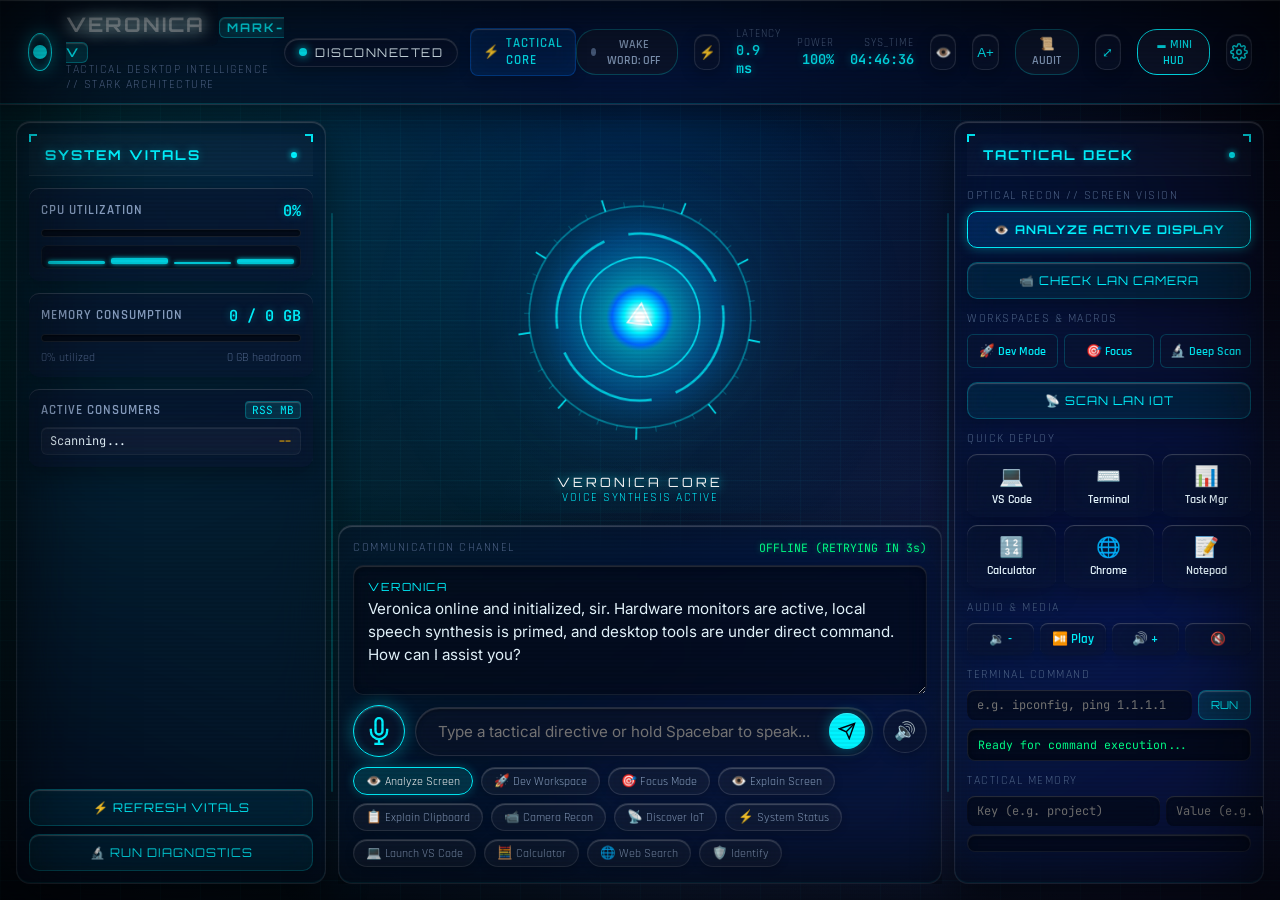
<file: apps/desktop/index.html>
<!DOCTYPE html>
<html lang="en">
<head>
  <meta charset="UTF-8">
  <meta name="viewport" content="width=device-width, initial-scale=1.0">
  <title>VERONICA // Tactical Desktop Assistant</title>
  <meta name="description" content="Veronica: Tactical AI Desktop Agent inspired by Stark Industries architecture.">
  <link rel="preconnect" href="https://fonts.googleapis.com">
  <link rel="preconnect" href="https://fonts.gstatic.com" crossorigin>
  <link href="https://fonts.googleapis.com/css2?family=Orbitron:wght@400;600;800;900&family=Rajdhani:wght@500;600;700&family=Inter:wght@300;400;500;600&family=JetBrains+Mono:wght@400;600&display=swap" rel="stylesheet">
  <link rel="stylesheet" href="styles.css">
</head>
<body>
  <div class="hud-scanline"></div>
  <div class="hud-vignette"></div>

  <!-- Top Navigation & Telemetry Banner -->
  <header class="hud-header">
    <div class="brand-cluster">
      <div class="arc-badge">
        <span class="arc-pulse"></span>
      </div>
      <div>
        <h1 class="brand-title">VERONICA <span class="version-tag">MARK-V</span></h1>
        <p class="brand-sub">TACTICAL DESKTOP INTELLIGENCE // STARK ARCHITECTURE</p>
      </div>
    </div>

    <div class="header-status">
      <div id="statusPill" class="status-pill status-standby">
        <span class="status-indicator"></span>
        <span id="statusLabel" class="status-text">STANDBY</span>
      </div>
      <div class="engine-badge" id="engineBadge" title="Current Active Intelligence Engine">
        <span class="engine-icon">⚡</span>
        <span id="engineLabel">TACTICAL CORE</span>
      </div>
    </div>

    <div class="telemetry-bar">
      <!-- Hands-Free Wake-Word Toggle -->
      <button id="wakeWordBtn" class="hud-toggle-pill" title="Toggle Hands-Free 'Hey Veronica' Wake-Word">
        <span class="toggle-dot"></span>
        <span id="wakeWordLabel">WAKE WORD: OFF</span>
      </button>

      <!-- Synthesized Audio SFX Toggle -->
      <button id="sfxToggleBtn" class="hud-btn-icon active" title="Toggle Stark Sci-Fi Sound Effects">
        <span>⚡</span>
      </button>

      <div class="telemetry-item" title="WebSocket Ping Latency">
        <span class="telemetry-label">LATENCY</span>
        <span id="pingValue" class="telemetry-val">0.9 ms</span>
      </div>
      <div class="telemetry-item" title="System Battery Status">
        <span class="telemetry-label">POWER</span>
        <span id="batteryValue" class="telemetry-val">100%</span>
      </div>
      <div class="telemetry-item" title="System Clock">
        <span class="telemetry-label">SYS_TIME</span>
        <span id="clockValue" class="telemetry-val">00:00:00</span>
      </div>
      <button id="contrastBtn" class="hud-btn-icon" title="Toggle High-Contrast Tactical HUD">
        <span>👁️</span>
      </button>
      <button id="fontScaleBtn" class="hud-btn-icon" title="Cycle Font Scale (Normal / Large / XL)">
        <span id="fontScaleLabel">A+</span>
      </button>
      <button id="auditLogBtn" class="hud-toggle-pill" title="Security Audit Trail & Operational Logs">
        <span>📜 AUDIT</span>
      </button>
      <button id="resetLayoutBtn" class="hud-btn-icon" title="Reset panel layout (drag the glowing dividers to resize panels; double-click a divider to collapse it)">
        <span>⤢</span>
      </button>
      <button id="miniHudBtn" class="hud-toggle-pill" title="Switch to Miniature Desktop HUD" style="border-color: var(--neon-cyan); color: var(--neon-cyan);">
        <span>🗕 MINI HUD</span>
      </button>
      <button id="settingsBtn" class="hud-btn-icon" title="Assistant Configuration">
        <svg viewBox="0 0 24 24" width="18" height="18" stroke="currentColor" stroke-width="2" fill="none">
          <circle cx="12" cy="12" r="3"></circle>
          <path d="M19.4 15a1.65 1.65 0 0 0 .33 1.82l.06.06a2 2 0 0 1 0 2.83 2 2 0 0 1-2.83 0l-.06-.06a1.65 1.65 0 0 0-1.82-.33 1.65 1.65 0 0 0-1 1.51V21a2 2 0 0 1-2 2 2 2 0 0 1-2-2v-.09A1.65 1.65 0 0 0 9 19.4a1.65 1.65 0 0 0-1.82.33l-.06.06a2 2 0 0 1-2.83 0 2 2 0 0 1 0-2.83l.06-.06a1.65 1.65 0 0 0 .33-1.82 1.65 1.65 0 0 0-1.51-1H3a2 2 0 0 1-2-2 2 2 0 0 1 2-2h.09A1.65 1.65 0 0 0 4.6 9a1.65 1.65 0 0 0-.33-1.82l-.06-.06a2 2 0 0 1 0-2.83 2 2 0 0 1 2.83 0l.06.06a1.65 1.65 0 0 0 1.82.33H9a1.65 1.65 0 0 0 1-1.51V3a2 2 0 0 1 2-2 2 2 0 0 1 2 2v.09a1.65 1.65 0 0 0 1 1.51 1.65 1.65 0 0 0 1.82-.33l.06-.06a2 2 0 0 1 2.83 0 2 2 0 0 1 0 2.83l-.06.06a1.65 1.65 0 0 0-.33 1.82V9a1.65 1.65 0 0 0 1.51 1H21a2 2 0 0 1 2 2 2 2 0 0 1-2 2h-.09a1.65 1.65 0 0 0-1.51 1z"></path>
        </svg>
      </button>
    </div>
  </header>

  <!-- Main HUD Layout Grid -->
  <main class="hud-grid">

    <!-- LEFT PANEL: Real-time System Vitals -->
    <aside class="hud-panel vitals-panel">
      <div class="panel-header">
        <span class="corner-bracket top-left"></span>
        <span class="corner-bracket top-right"></span>
        <h2 class="panel-title">SYSTEM VITALS</h2>
        <span class="panel-status-dot"></span>
      </div>

      <!-- CPU Gauge -->
      <div class="metric-card">
        <div class="metric-top">
          <span class="metric-name">CPU UTILIZATION</span>
          <span id="cpuPercent" class="metric-value">0%</span>
        </div>
        <div class="progress-bar-bg">
          <div id="cpuBar" class="progress-bar-fill" style="width: 0%"></div>
        </div>
        <div class="cores-row" id="coresContainer">
          <div class="core-mini-bar" style="height: 20%"></div>
          <div class="core-mini-bar" style="height: 40%"></div>
          <div class="core-mini-bar" style="height: 15%"></div>
          <div class="core-mini-bar" style="height: 35%"></div>
        </div>
      </div>

      <!-- RAM Gauge -->
      <div class="metric-card">
        <div class="metric-top">
          <span class="metric-name">MEMORY CONSUMPTION</span>
          <span id="ramUsageText" class="metric-value">0 / 0 GB</span>
        </div>
        <div class="progress-bar-bg">
          <div id="ramBar" class="progress-bar-fill fill-ram" style="width: 0%"></div>
        </div>
        <div class="metric-subtext">
          <span id="ramPercentText">0% utilized</span>
          <span id="ramFreeText">0 GB headroom</span>
        </div>
      </div>

      <!-- Top Processes -->
      <div class="metric-card">
        <div class="metric-top">
          <span class="metric-name">ACTIVE CONSUMERS</span>
          <span class="metric-badge">RSS MB</span>
        </div>
        <div id="processList" class="process-list">
          <div class="process-row"><span class="proc-name">Scanning...</span><span class="proc-val">--</span></div>
        </div>
      </div>

      <!-- Quick System Actions -->
      <div class="quick-tactical-actions">
        <button id="refreshVitalsBtn" class="hud-action-btn">
          <span>⚡ REFRESH VITALS</span>
        </button>
        <button id="diagBtn" class="hud-action-btn">
          <span>🔬 RUN DIAGNOSTICS</span>
        </button>
      </div>
    </aside>

    <!-- Resizable divider: left panel <-> center -->
    <div class="hud-splitter" id="splitLeft" role="separator" aria-orientation="vertical" title="Drag to resize • Double-click to collapse/expand"></div>

    <!-- CENTER STAGE: Holographic Reactor Core & Voice Terminal -->
    <section class="hud-center">
      <!-- 3D Holographic Core Canvas -->
      <div class="core-stage">
        <canvas id="coreCanvas" width="460" height="460"></canvas>
        <div class="core-overlay-data">
          <span class="core-title">VERONICA CORE</span>
          <span id="audioModeLabel" class="core-subtitle">VOICE SYNTHESIS ACTIVE</span>
        </div>
      </div>

      <!-- Autonomous Multi-Step Task Planner HUD Widget -->
      <div id="taskPlanPanel" class="task-plan-panel" style="display: none;">
        <div class="plan-panel-header">
          <div class="plan-header-title">
            <span class="plan-pulse-dot"></span>
            <span class="plan-tag">TACTICAL MISSION PLAN:</span>
            <span id="planGoalText" class="plan-goal">Autonomous Objective</span>
          </div>
          <div class="plan-header-controls">
            <span id="planProgressPill" class="plan-progress-pill">0/0</span>
            <button id="clearPlanBtn" class="plan-close-btn" title="Clear Mission Plan">&times;</button>
          </div>
        </div>
        <div class="plan-progress-track">
          <div id="planProgressFill" class="plan-progress-fill" style="width: 0%"></div>
        </div>
        <div id="planStepsContainer" class="plan-steps-container"></div>
      </div>

      <!-- Speech Waveform & Real-time Transcript -->
      <div class="voice-console">
        <div class="console-meta">
          <span class="console-label">COMMUNICATION CHANNEL</span>
          <span id="speechState" class="channel-active">READY FOR INPUT</span>
        </div>

        <div id="transcriptBox" class="transcript-box">
          <div class="message veronica-message">
            <span class="sender-tag">VERONICA</span>
            <div id="veronicaText" class="message-text">
              Veronica online and initialized, sir. Hardware monitors are active, local speech synthesis is primed, and desktop tools are under direct command. How can I assist you?
            </div>
            <div id="toolExecutionTag" class="tool-tag" style="display: none;"></div>
          </div>
        </div>

        <!-- Voice & Chat Input Dock -->
        <div class="input-dock">
          <!-- Push to Talk Mic Button -->
          <button id="micBtn" class="hud-mic-btn" title="Click or Hold SPACEBAR to Speak">
            <div class="mic-glow-ring"></div>
            <svg class="mic-icon" viewBox="0 0 24 24" width="28" height="28" stroke="currentColor" stroke-width="2" fill="none">
              <path d="M12 1a3 3 0 0 0-3 3v8a3 3 0 0 0 6 0V4a3 3 0 0 0-3-3z"></path>
              <path d="M19 10v2a7 7 0 0 1-14 0v-2"></path>
              <line x1="12" y1="19" x2="12" y2="23"></line>
              <line x1="8" y1="23" x2="16" y2="23"></line>
            </svg>
          </button>

          <!-- Text Input Form -->
          <form id="chatForm" class="chat-form">
            <input type="text" id="chatInput" class="hud-input" placeholder="Type a tactical directive or hold Spacebar to speak..." autocomplete="off">
            <button type="submit" id="sendBtn" class="hud-send-btn">
              <svg viewBox="0 0 24 24" width="18" height="18" stroke="currentColor" stroke-width="2" fill="none">
                <line x1="22" y1="2" x2="11" y2="13"></line>
                <polygon points="22 2 15 22 11 13 2 9 22 2"></polygon>
              </svg>
            </button>
          </form>

          <!-- Voice Mute Toggle -->
          <button id="muteAudioBtn" class="hud-toggle-btn active" title="Toggle Neural Speech Audio">
            <span id="muteAudioIcon">🔊</span>
          </button>
        </div>

        <!-- Directive Quick Chips -->
        <div class="chips-row">
          <button class="chip chip-highlight" id="analyzeScreenChip">👁️ Analyze Screen</button>
          <button class="chip" data-macro="dev">🚀 Dev Workspace</button>
          <button class="chip" data-macro="focus">🎯 Focus Mode</button>
          <button class="chip" data-query="Explain what I'm looking at">👁️ Explain Screen</button>
          <button class="chip" data-query="Explain my clipboard">📋 Explain Clipboard</button>
          <button class="chip" data-query="Check the camera">📹 Camera Recon</button>
          <button class="chip" data-query="Discover LAN IoT devices">📡 Discover IoT</button>
          <button class="chip" data-query="System status report">⚡ System Status</button>
          <button class="chip" data-query="Open VS Code">💻 Launch VS Code</button>
          <button class="chip" data-query="Open Calculator">🧮 Calculator</button>
          <button class="chip" data-query="Search web for latest tech news">🌐 Web Search</button>
          <button class="chip" data-query="Who are you?">🛡️ Identify</button>
        </div>
      </div>
    </section>

    <!-- Resizable divider: center <-> right panel -->
    <div class="hud-splitter" id="splitRight" role="separator" aria-orientation="vertical" title="Drag to resize • Double-click to collapse/expand"></div>

    <!-- RIGHT PANEL: Tactical Action Deck & Mission Tools -->
    <aside class="hud-panel deck-panel">
      <div class="panel-header">
        <span class="corner-bracket top-left"></span>
        <span class="corner-bracket top-right"></span>
        <h2 class="panel-title">TACTICAL DECK</h2>
        <span class="panel-status-dot"></span>
      </div>

      <!-- Optical Recon / Multimodal Vision -->
      <div class="deck-section">
        <div class="section-title">OPTICAL RECON // SCREEN VISION</div>
        <button id="analyzeScreenBtn" class="hud-action-btn btn-vision">
          <span>👁️ ANALYZE ACTIVE DISPLAY</span>
        </button>
        <button id="checkCamBtn" class="hud-action-btn" style="margin-top: 6px;">
          <span>📹 CHECK LAN CAMERA</span>
        </button>
      </div>

      <!-- Tactical Workspaces & Macros -->
      <div class="deck-section">
        <div class="section-title">WORKSPACES & MACROS</div>
        <div class="workspace-macros-row">
          <button class="macro-btn" data-macro="dev">🚀 Dev Mode</button>
          <button class="macro-btn" data-macro="focus">🎯 Focus</button>
          <button class="macro-btn" data-macro="scan">🔬 Deep Scan</button>
        </div>
        <button id="discoverIotBtn" class="hud-action-btn" style="margin-top: 6px;">
          <span>📡 SCAN LAN IOT</span>
        </button>
      </div>

      <!-- Quick Launch Matrix -->
      <div class="deck-section">
        <div class="section-title">QUICK DEPLOY</div>
        <div class="app-matrix">
          <button class="app-card" data-app="vscode">
            <span class="app-icon">💻</span>
            <span class="app-label">VS Code</span>
          </button>
          <button class="app-card" data-app="terminal">
            <span class="app-icon">⌨️</span>
            <span class="app-label">Terminal</span>
          </button>
          <button class="app-card" data-app="taskmgr">
            <span class="app-icon">📊</span>
            <span class="app-label">Task Mgr</span>
          </button>
          <button class="app-card" data-app="calc">
            <span class="app-icon">🔢</span>
            <span class="app-label">Calculator</span>
          </button>
          <button class="app-card" data-app="chrome">
            <span class="app-icon">🌐</span>
            <span class="app-label">Chrome</span>
          </button>
          <button class="app-card" data-app="notepad">
            <span class="app-icon">📝</span>
            <span class="app-label">Notepad</span>
          </button>
        </div>
      </div>

      <!-- Media Controls -->
      <div class="deck-section">
        <div class="section-title">AUDIO & MEDIA</div>
        <div class="media-controls-row">
          <button class="media-btn" id="volDownBtn" title="Volume Down">🔉 -</button>
          <button class="media-btn" id="playPauseBtn" title="Play/Pause">⏯️ Play</button>
          <button class="media-btn" id="volUpBtn" title="Volume Up">🔊 +</button>
          <button class="media-btn" id="mediaMuteBtn" title="Mute OS Audio">🔇</button>
        </div>
      </div>

      <!-- Safe Command Runner -->
      <div class="deck-section">
        <div class="section-title">TERMINAL COMMAND</div>
        <div class="cmd-row">
          <input type="text" id="cmdInput" class="hud-cmd-input" placeholder="e.g. ipconfig, ping 1.1.1.1">
          <button id="runCmdBtn" class="hud-btn-small">RUN</button>
        </div>
        <div id="cmdOutput" class="cmd-terminal-box">Ready for command execution...</div>
      </div>

      <!-- Memory Log -->
      <div class="deck-section">
        <div class="section-title">TACTICAL MEMORY</div>
        <div class="memory-input-row">
          <input type="text" id="memoryKeyInput" class="hud-cmd-input" placeholder="Key (e.g. project)">
          <input type="text" id="memoryValInput" class="hud-cmd-input" placeholder="Value (e.g. Veronica)">
          <button id="saveMemoryBtn" class="hud-btn-small">SAVE</button>
        </div>
        <div id="memoryList" class="memory-list-box"></div>
      </div>
    </aside>
  </main>

  <!-- Settings Configuration Modal -->
  <div id="settingsModal" class="modal-backdrop">
    <div class="modal-card">
      <div class="modal-header">
        <h3 class="modal-title">VERONICA // SYSTEM CONFIGURATION</h3>
        <button id="closeSettingsBtn" class="modal-close">&times;</button>
      </div>
      <div class="modal-body">
        <div class="form-group">
          <label for="groqKey">Groq Cloud API Key <span class="label-hint">(Ultra-Fast Llama 3.3 70B)</span></label>
          <input type="password" id="groqKey" class="hud-modal-input" placeholder="gsk_...">
        </div>
        <div class="form-group">
          <label for="openaiKey">OpenAI API Key <span class="label-hint">(GPT-4o)</span></label>
          <input type="password" id="openaiKey" class="hud-modal-input" placeholder="sk-...">
        </div>
        <div class="form-group">
          <label for="geminiKey">Google Gemini API Key <span class="label-hint">(Gemini 3 / 2.5 Flash — <a href="https://aistudio.google.com/apikey" target="_blank" style="color:#00f3ff;">Get Free Key at Google AI Studio</a>)</span></label>
          <input type="password" id="geminiKey" class="hud-modal-input" placeholder="AIza...">
        </div>
        <div class="form-group">
          <label for="anthropicKey">Anthropic API Key <span class="label-hint">(Claude 3.5 Sonnet)</span></label>
          <input type="password" id="anthropicKey" class="hud-modal-input" placeholder="sk-ant-...">
        </div>
        <div class="form-group">
          <label for="voiceSelect">Neural Speech Voice</label>
          <select id="voiceSelect" class="hud-modal-select">
            <option value="en-US-AvaNeural">Ava (Expressive, Modern AI)</option>
            <option value="en-GB-SoniaNeural">Sonia (British, Sophisticated)</option>
            <option value="en-US-JennyNeural">Jenny (Natural, Warm)</option>
            <option value="en-US-GuyNeural">Guy (Confident, Crisp)</option>
            <option value="en-US-ChristopherNeural">Christopher (Authoritative)</option>
          </select>
        </div>
        <div class="form-group">
          <label for="wsUrlInput">WebSocket Connection Endpoint</label>
          <input type="text" id="wsUrlInput" class="hud-modal-input" value="ws://127.0.0.1:8765">
        </div>
        <div class="form-group">
          <label for="wsTokenInput">Authentication Secret Token</label>
          <input type="password" id="wsTokenInput" class="hud-modal-input" placeholder="Session Token">
        </div>
      </div>
      <div class="modal-footer">
        <button id="testAudioBtn" class="hud-btn-secondary">Test Voice Audio</button>
        <button id="saveSettingsBtn" class="hud-btn-primary">Apply Configuration</button>
      </div>
    </div>
  </div>

  <!-- Tactical Action Approval Gate Modal -->
  <div id="approvalModal" class="modal-backdrop">
    <div class="modal-card modal-card-alert">
      <div class="modal-header modal-header-alert">
        <div class="approval-header-title">
          <span class="alert-shield-icon">🛡️</span>
          <div>
            <h3 class="modal-title alert-title">TACTICAL SECURITY GATE // APPROVAL REQUIRED</h3>
            <p class="modal-sub alert-sub">Agent-initiated high-risk action requires operator consent</p>
          </div>
        </div>
      </div>
      <div class="modal-body">
        <div class="approval-card-main">
          <div class="approval-meta-row">
            <span class="approval-tool-tag" id="approvalToolTag">TOOL: EXECUTE_COMMAND</span>
            <span class="approval-risk-badge" id="approvalRiskBadge">CRITICAL ACTION</span>
          </div>
          <div class="approval-reason" id="approvalReasonText">Directive requires confirmation.</div>
          <div class="approval-code-box">
            <div class="code-box-header">PARAMETERS & COMMAND PREVIEW</div>
            <pre id="approvalArgsPreview" class="approval-args-pre">{}</pre>
          </div>
          <div class="approval-timer-row">
            <span class="approval-timer-label">AUTO-DENY IN:</span>
            <div class="approval-timer-track">
              <div id="approvalTimerFill" class="approval-timer-fill" style="width: 100%"></div>
            </div>
            <span id="approvalTimerText" class="approval-timer-secs">45s</span>
          </div>
        </div>
      </div>
      <div class="modal-footer approval-footer">
        <div class="approval-btn-group">
          <button id="approvalAllowOnceBtn" class="hud-btn-primary btn-allow">ALLOW ONCE</button>
          <button id="approvalAlwaysBtn" class="hud-btn-secondary btn-always">ALWAYS ALLOW</button>
        </div>
        <div class="approval-btn-group">
          <button id="approvalDenyOnceBtn" class="hud-btn-secondary btn-deny">DENY</button>
          <button id="approvalNeverBtn" class="hud-btn-danger btn-never">NEVER ALLOW</button>
        </div>
      </div>
    </div>
  </div>

  <!-- Tactical Audit Log Viewer Modal -->
  <div id="auditModal" class="modal-backdrop">
    <div class="modal-card modal-card-wide">
      <div class="modal-header">
        <div class="brand-cluster">
          <span class="engine-icon">📜</span>
          <div>
            <h3 class="modal-title">TACTICAL AUDIT TRAIL // OPERATION LOGS</h3>
            <p class="modal-sub">Structured security events, tamper-evident audit trail & redaction logs</p>
          </div>
        </div>
        <button id="closeAuditBtn" class="modal-close">&times;</button>
      </div>
      <div class="modal-toolbar">
        <div class="audit-tabs">
          <button id="tabAuditEvents" class="audit-tab active">SECURITY AUDIT (JSONL)</button>
          <button id="tabAppLogs" class="audit-tab">VERONICA.LOG</button>
        </div>
        <div class="audit-search-box">
          <input type="text" id="auditSearchInput" class="hud-modal-input audit-filter" placeholder="Filter by action, tool, status, or keyword...">
          <button id="refreshAuditBtn" class="hud-btn-small">⚡ REFRESH</button>
        </div>
      </div>
      <div class="modal-body audit-modal-body">
        <div id="auditEventsView" class="audit-content-view active">
          <div id="auditEventsList" class="audit-list">
            <div class="audit-empty-state">Loading audit events...</div>
          </div>
        </div>
        <div id="appLogsView" class="audit-content-view">
          <pre id="appLogsPre" class="app-logs-pre">Loading operational logs...</pre>
        </div>
      </div>
    </div>
  </div>

  <script src="app.js"></script>
</body>
</html>
</file>
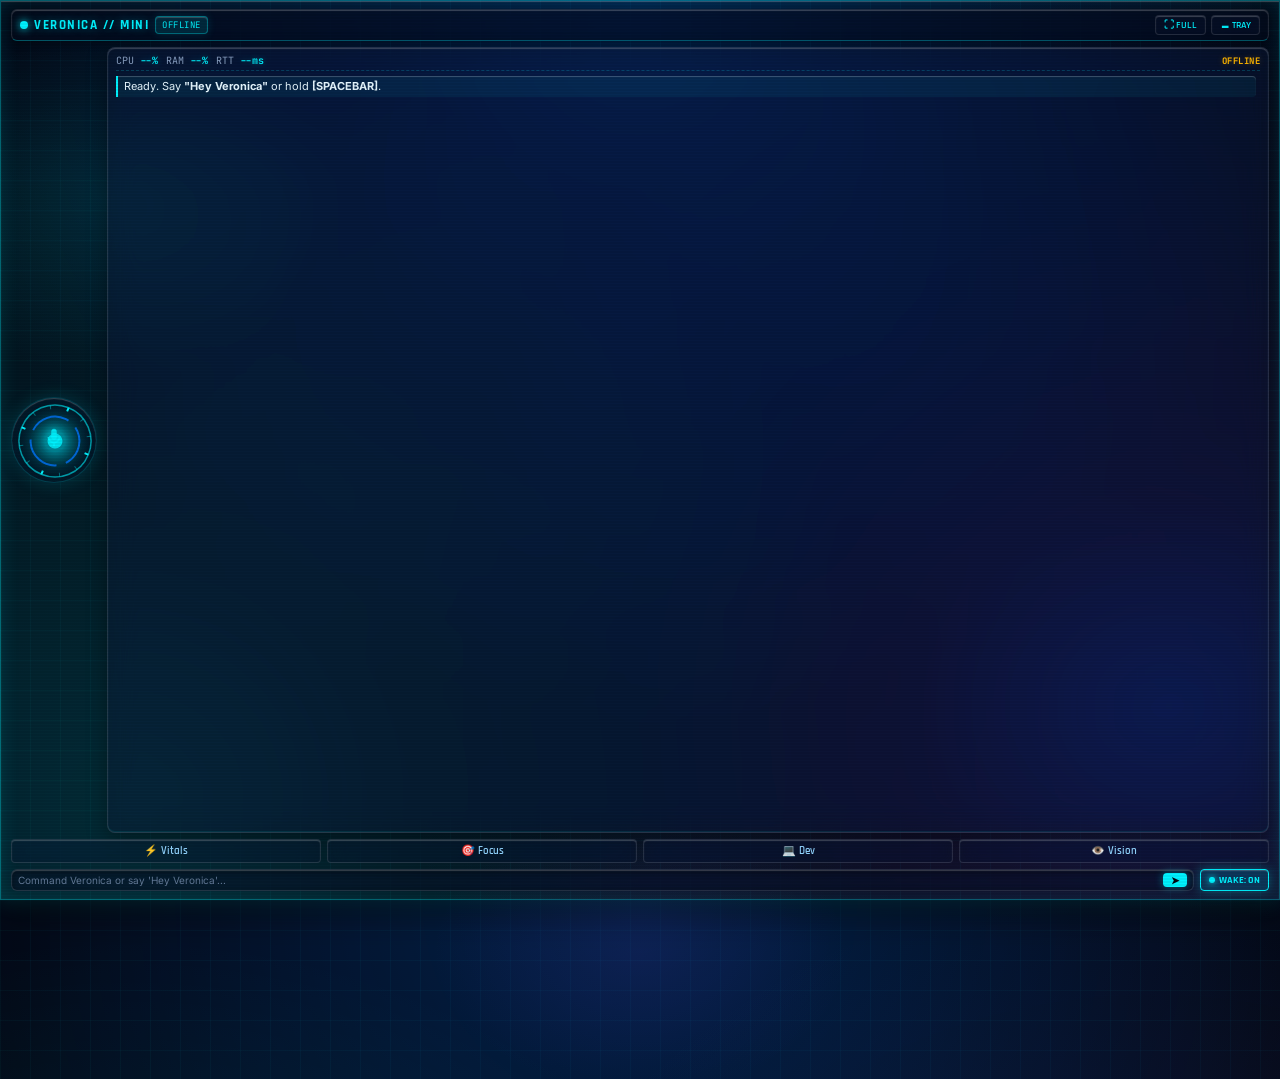
<file: apps/desktop/mini.html>
<!DOCTYPE html>
<html lang="en">
<head>
  <meta charset="UTF-8">
  <meta name="viewport" content="width=device-width, initial-scale=1.0">
  <title>VERONICA // Mini HUD</title>
  <link rel="preconnect" href="https://fonts.googleapis.com">
  <link rel="preconnect" href="https://fonts.gstatic.com" crossorigin>
  <link href="https://fonts.googleapis.com/css2?family=Inter:wght@400;600;700&family=Outfit:wght@400;600;700;800&family=Rajdhani:wght@500;600;700&family=JetBrains+Mono:wght@400;600&display=swap" rel="stylesheet">
  <link rel="stylesheet" href="mini.css">
</head>
<body class="mini-hud-body">
  <div class="mini-container">
    <!-- Top Bar -->
    <header class="mini-header">
      <div class="header-left">
        <span class="pulse-dot"></span>
        <span class="mini-title">VERONICA // MINI</span>
        <span id="miniStatusPill" class="mini-status-pill status-standby">STANDBY</span>
      </div>
      <div class="header-right">
        <button id="miniExpandBtn" class="mini-btn-icon" title="Expand to Full Tactical Deck">⛶ FULL</button>
        <button id="miniTrayBtn" class="mini-btn-icon" title="Minimize to Tray">🗕 TRAY</button>
      </div>
    </header>

    <!-- Core Body -->
    <main class="mini-main">
      <!-- Arc Reactor Canvas Left -->
      <div class="arc-container" title="Click or Hold [SPACEBAR] to Talk">
        <canvas id="miniCoreCanvas" width="86" height="86"></canvas>
        <div id="micIndicator" class="mic-indicator">
          <svg viewBox="0 0 24 24" class="mic-svg">
            <path d="M12 14c1.66 0 3-1.34 3-3V5c0-1.66-1.34-3-3-3S9 3.34 9 5v6c0 1.66 1.34 3 3 3z"/>
            <path d="M17 11c0 2.76-2.24 5-5 5s-5-2.24-5-5H5c0 3.53 2.61 6.43 6 6.92V21h2v-3.08c3.39-.49 6-3.39 6-6.92h-2z"/>
          </svg>
        </div>
      </div>

      <!-- Feed & Transcript Right -->
      <div class="feed-container">
        <!-- Vitals Mini Bar -->
        <div class="mini-vitals-bar">
          <span class="vital-item">CPU <b id="miniCpuVal">--%</b></span>
          <span class="vital-item">RAM <b id="miniRamVal">--%</b></span>
          <span class="vital-item">RTT <b id="miniRttVal">--ms</b></span>
          <span id="miniEngineBadge" class="vital-engine">OFFLINE</span>
        </div>

        <!-- Transcript Window -->
        <div id="miniTranscript" class="mini-transcript">
          <div id="miniUserText" class="user-bubble" style="display:none;"></div>
          <div id="miniVeronicaText" class="veronica-bubble">Ready. Say <b>"Hey Veronica"</b> or hold <b>[SPACEBAR]</b>.</div>
        </div>
      </div>
    </main>

    <!-- Quick Directives Row -->
    <div class="mini-chips-row">
      <button class="chip-btn" data-action="vitals">⚡ Vitals</button>
      <button class="chip-btn" data-action="focus">🎯 Focus</button>
      <button class="chip-btn" data-action="dev">💻 Dev</button>
      <button class="chip-btn" data-action="vision">👁️ Vision</button>
    </div>

    <!-- Input Footer -->
    <footer class="mini-footer">
      <form id="miniForm" class="mini-input-form">
        <input type="text" id="miniInput" placeholder="Command Veronica or say 'Hey Veronica'..." autocomplete="off">
        <button type="submit" id="miniSendBtn" class="mini-send-btn" title="Transmit">➤</button>
      </form>
      <button id="miniWakeWordBtn" class="wake-word-pill wake-active" title="Toggle Ambient 'Hey Veronica' Trigger">
        <span class="wake-radar"></span>
        <span id="miniWakeLabel">WAKE: ON</span>
      </button>
    </footer>
  </div>

  <script src="mini.js"></script>
</body>
</html>
</file>
<file: apps/desktop/styles.css>
/* =====================================================================
   VERONICA // TACTICAL DESKTOP ASSISTANT - STARK ARCHITECTURE DESIGN SYSTEM
   ===================================================================== */

:root {
  --bg-void: #030611;
  --bg-panel: rgba(8, 16, 34, 0.46);
  --bg-panel-border: rgba(255, 255, 255, 0.12);
  --bg-card: rgba(14, 24, 48, 0.40);
  
  /* Glassmorphism System Tokens */
  --glass-bg-base: rgba(8, 16, 34, 0.46);
  --glass-bg-subtle: rgba(12, 22, 46, 0.35);
  --glass-bg-header: rgba(6, 12, 26, 0.58);
  --glass-bg-card: rgba(14, 24, 48, 0.40);
  --glass-bg-card-hover: rgba(22, 38, 76, 0.60);
  --glass-bg-input: rgba(12, 20, 42, 0.52);
  --glass-border: rgba(255, 255, 255, 0.12);
  --glass-border-highlight: rgba(255, 255, 255, 0.24);
  --glass-border-cyan: rgba(0, 243, 255, 0.28);
  --glass-border-cyan-bright: rgba(0, 243, 255, 0.65);
  --glass-edge-top: inset 0 1px 1px 0 rgba(255, 255, 255, 0.22);
  --glass-edge-bottom: inset 0 -1px 1px 0 rgba(0, 243, 255, 0.12);
  --glass-blur-deep: blur(28px) saturate(190%);
  --glass-blur-panel: blur(24px) saturate(180%);
  --glass-blur-card: blur(14px) saturate(160%);
  --glass-shadow: 0 16px 40px rgba(0, 0, 0, 0.48);
  --glass-shadow-card: 0 8px 24px rgba(0, 0, 0, 0.32);
  
  --neon-cyan: #00f3ff;
  --neon-cyan-glow: rgba(0, 243, 255, 0.35);
  --neon-blue: #0077ff;
  --neon-blue-glow: rgba(0, 119, 255, 0.4);
  --neon-amber: #ffb700;
  --neon-crimson: #ff2a55;
  --neon-green: #00ff88;

  --text-primary: #e6f7ff;
  --text-secondary: #8ba2c4;
  --text-muted: #4e6488;

  --font-hud: 'Orbitron', -apple-system, sans-serif;
  --font-tech: 'Rajdhani', sans-serif;
  --font-body: 'Inter', sans-serif;
  --font-mono: 'JetBrains Mono', monospace;

  --transition-smooth: all 0.22s cubic-bezier(0.16, 1, 0.3, 1);
}

* {
  box-sizing: border-box;
  margin: 0;
  padding: 0;
}

body {
  background-color: var(--bg-void);
  background-image: 
    radial-gradient(circle at 50% 12%, rgba(0, 119, 255, 0.24) 0%, transparent 55%),
    radial-gradient(circle at 12% 45%, rgba(0, 243, 255, 0.16) 0%, transparent 45%),
    radial-gradient(circle at 88% 70%, rgba(108, 92, 231, 0.18) 0%, transparent 50%),
    radial-gradient(circle at 50% 92%, rgba(0, 243, 255, 0.08) 0%, transparent 50%),
    linear-gradient(rgba(0, 243, 255, 0.035) 1px, transparent 1px),
    linear-gradient(90deg, rgba(0, 243, 255, 0.035) 1px, transparent 1px);
  background-size: 100% 100%, 100% 100%, 100% 100%, 100% 100%, 40px 40px, 40px 40px;
  background-attachment: fixed;
  color: var(--text-primary);
  font-family: var(--font-body);
  height: 100vh;
  overflow: hidden;
  display: flex;
  flex-direction: column;
  user-select: none;
  position: relative;
}

/* Ambient Holographic Glass Aurora Behind Panels */
body::before {
  content: "";
  position: fixed;
  top: -15%;
  left: -15%;
  width: 130%;
  height: 130%;
  pointer-events: none;
  background: 
    radial-gradient(ellipse 650px 450px at 20% 25%, rgba(0, 243, 255, 0.09), transparent 70%),
    radial-gradient(ellipse 750px 500px at 80% 65%, rgba(0, 102, 255, 0.11), transparent 70%),
    radial-gradient(ellipse 550px 400px at 50% 80%, rgba(138, 43, 226, 0.08), transparent 70%);
  animation: auroraPulse 22s ease-in-out infinite alternate;
  z-index: 0;
}

@keyframes auroraPulse {
  0% { transform: translate(0, 0) scale(1); }
  50% { transform: translate(-25px, 20px) scale(1.05); }
  100% { transform: translate(20px, -15px) scale(0.97); }
}

/* CRT Scanline & Subtle Vignette */
.hud-scanline {
  position: fixed;
  top: 0;
  left: 0;
  width: 100%;
  height: 100%;
  pointer-events: none;
  background: linear-gradient(rgba(18, 16, 16, 0) 50%, rgba(0, 0, 0, 0.18) 50%);
  background-size: 100% 4px;
  z-index: 999;
  opacity: 0.28;
}

.hud-vignette {
  position: fixed;
  top: 0;
  left: 0;
  width: 100%;
  height: 100%;
  pointer-events: none;
  box-shadow: inset 0 0 120px rgba(0, 0, 0, 0.85);
  z-index: 998;
}

/* =====================================================================
   HEADER & TOP STATUS TELEMETRY (GLASSMORPHIC)
   ===================================================================== */
.hud-header {
  display: flex;
  align-items: center;
  justify-content: space-between;
  padding: 12px 28px;
  background: var(--glass-bg-header);
  backdrop-filter: var(--glass-blur-panel);
  -webkit-backdrop-filter: var(--glass-blur-panel);
  border-bottom: 1px solid var(--glass-border);
  box-shadow: 
    0 8px 32px rgba(0, 0, 0, 0.42),
    var(--glass-edge-top),
    inset 0 -1px 0 rgba(0, 243, 255, 0.18);
  z-index: 100;
  position: relative;
}

.brand-cluster {
  display: flex;
  align-items: center;
  gap: 14px;
}

.arc-badge {
  width: 38px;
  height: 38px;
  border-radius: 50%;
  border: 1.5px solid var(--neon-cyan);
  background: rgba(0, 243, 255, 0.05);
  backdrop-filter: var(--glass-blur-card);
  -webkit-backdrop-filter: var(--glass-blur-card);
  display: flex;
  align-items: center;
  justify-content: center;
  box-shadow: 
    0 0 18px var(--neon-cyan-glow),
    inset 0 0 10px var(--neon-cyan-glow),
    var(--glass-edge-top);
  position: relative;
}

.arc-pulse {
  width: 14px;
  height: 14px;
  background: var(--neon-cyan);
  border-radius: 50%;
  animation: arcPulseAnim 2s infinite ease-in-out;
}

@keyframes arcPulseAnim {
  0%, 100% { transform: scale(0.85); opacity: 0.7; }
  50% { transform: scale(1.2); opacity: 1; box-shadow: 0 0 14px var(--neon-cyan); }
}

.brand-title {
  font-family: var(--font-hud);
  font-size: 1.25rem;
  letter-spacing: 2px;
  color: #ffffff;
  text-shadow: 0 0 14px var(--neon-cyan-glow);
}

.version-tag {
  font-size: 0.75rem;
  color: var(--neon-cyan);
  background: rgba(0, 243, 255, 0.12);
  backdrop-filter: blur(8px);
  -webkit-backdrop-filter: blur(8px);
  padding: 2px 7px;
  border-radius: 6px;
  border: 1px solid rgba(0, 243, 255, 0.35);
  box-shadow: var(--glass-edge-top);
  margin-left: 6px;
}

.brand-sub {
  font-family: var(--font-tech);
  font-size: 0.75rem;
  letter-spacing: 1.5px;
  color: var(--text-muted);
}

.header-status {
  display: flex;
  align-items: center;
  gap: 12px;
}

.status-pill {
  display: flex;
  align-items: center;
  gap: 8px;
  padding: 6px 14px;
  border-radius: 20px;
  background: rgba(10, 20, 42, 0.48);
  backdrop-filter: var(--glass-blur-card);
  -webkit-backdrop-filter: var(--glass-blur-card);
  border: 1px solid var(--glass-border);
  box-shadow: 0 4px 14px rgba(0, 0, 0, 0.28), var(--glass-edge-top);
  font-family: var(--font-hud);
  font-size: 0.75rem;
  letter-spacing: 1.5px;
  transition: var(--transition-smooth);
}

.status-indicator {
  width: 8px;
  height: 8px;
  border-radius: 50%;
  background: var(--neon-cyan);
  box-shadow: 0 0 8px var(--neon-cyan);
}

.status-standby .status-indicator { background: var(--neon-cyan); box-shadow: 0 0 8px var(--neon-cyan); }
.status-listening .status-indicator { background: var(--neon-amber); box-shadow: 0 0 12px var(--neon-amber); animation: blink 0.8s infinite; }
.status-speaking .status-indicator { background: var(--neon-green); box-shadow: 0 0 12px var(--neon-green); }
.status-thinking .status-indicator { background: var(--neon-blue); box-shadow: 0 0 12px var(--neon-blue); }

@keyframes blink {
  0%, 100% { opacity: 1; }
  50% { opacity: 0.3; }
}

.engine-badge {
  display: flex;
  align-items: center;
  gap: 6px;
  padding: 6px 12px;
  border-radius: 8px;
  background: rgba(0, 119, 255, 0.14);
  backdrop-filter: var(--glass-blur-card);
  -webkit-backdrop-filter: var(--glass-blur-card);
  border: 1px solid rgba(0, 119, 255, 0.35);
  box-shadow: 0 4px 12px rgba(0, 0, 0, 0.2), var(--glass-edge-top);
  font-family: var(--font-tech);
  font-size: 0.82rem;
  font-weight: 600;
  color: var(--neon-cyan);
  letter-spacing: 1px;
}

.telemetry-bar {
  display: flex;
  align-items: center;
  gap: 16px;
}

.telemetry-item {
  display: flex;
  flex-direction: column;
  align-items: flex-end;
}

.telemetry-label {
  font-family: var(--font-tech);
  font-size: 0.68rem;
  letter-spacing: 1px;
  color: var(--text-muted);
}

.telemetry-val {
  font-family: var(--font-mono);
  font-size: 0.85rem;
  color: var(--neon-cyan);
  font-weight: 600;
  text-shadow: 0 0 8px rgba(0, 243, 255, 0.4);
}

.hud-btn-icon {
  background: rgba(14, 24, 48, 0.48);
  backdrop-filter: var(--glass-blur-card);
  -webkit-backdrop-filter: var(--glass-blur-card);
  border: 1px solid var(--glass-border);
  color: var(--neon-cyan);
  width: 36px;
  height: 36px;
  border-radius: 10px;
  display: flex;
  align-items: center;
  justify-content: center;
  cursor: pointer;
  box-shadow: 0 4px 14px rgba(0, 0, 0, 0.25), var(--glass-edge-top);
  transition: var(--transition-smooth);
}

.hud-btn-icon:hover {
  background: rgba(0, 243, 255, 0.18);
  box-shadow: 0 0 16px var(--neon-cyan-glow), var(--glass-edge-top);
  border-color: var(--neon-cyan);
  transform: translateY(-1px);
}

/* =====================================================================
   MAIN HUD THREE-COLUMN GRID
   ===================================================================== */
.hud-grid {
  display: grid;
  grid-template-columns: var(--col-left, 310px) 12px minmax(320px, 1fr) 12px var(--col-right, 310px);
  gap: 0;
  padding: 16px;
  flex: 1;
  min-height: 0;
  overflow: hidden;
}

.hud-grid > * { min-width: 0; min-height: 0; }

/* Draggable panel dividers */
.hud-splitter {
  position: relative;
  cursor: col-resize;
  touch-action: none;
  z-index: 5;
}
.hud-splitter::after {
  content: "";
  position: absolute;
  top: 12%;
  bottom: 12%;
  left: 50%;
  width: 2px;
  transform: translateX(-50%);
  border-radius: 2px;
  background: rgba(0, 243, 255, 0.18);
  transition: var(--transition-smooth);
}
.hud-splitter:hover::after,
.hud-splitter.dragging::after {
  background: var(--neon-cyan);
  box-shadow: 0 0 10px var(--neon-cyan-glow);
  top: 0;
  bottom: 0;
}
body.is-resizing { cursor: col-resize; user-select: none; }
body.is-resizing iframe, body.is-resizing canvas { pointer-events: none; }

.hud-grid.left-collapsed { --col-left: 0px !important; }
.hud-grid.right-collapsed { --col-right: 0px !important; }
.hud-grid.left-collapsed .vitals-panel,
.hud-grid.right-collapsed .deck-panel { visibility: hidden; border-width: 0; padding: 0; }

/* Narrow windows: tighten panels */
@media (max-width: 1150px) {
  .hud-grid { grid-template-columns: var(--col-left, 250px) 10px minmax(280px, 1fr) 10px var(--col-right, 250px); padding: 10px; }
  .brand-sub { display: none; }
  .hud-header { flex-wrap: wrap; gap: 8px 16px; padding: 10px 16px; }
  .telemetry-bar { flex-wrap: wrap; gap: 8px; }
}

/* Small windows: stack everything into one scrollable column */
@media (max-width: 860px) {
  body { overflow-y: auto; height: auto; min-height: 100vh; }
  .hud-header { flex-wrap: wrap; gap: 10px; padding: 10px 14px; }
  .telemetry-bar { flex-wrap: wrap; gap: 8px; }
  .hud-grid {
    display: flex;
    flex-direction: column;
    overflow: visible;
    gap: 12px;
    padding: 10px;
  }
  .hud-splitter, #resetLayoutBtn { display: none; }
  .hud-center { order: -1; height: auto; min-height: 520px; }
  .hud-panel { max-height: none; overflow: visible; }
}

/* Common Panel Styling (Glassmorphic) */
.hud-panel {
  background: var(--glass-bg-base);
  backdrop-filter: var(--glass-blur-panel);
  -webkit-backdrop-filter: var(--glass-blur-panel);
  border: 1px solid var(--glass-border);
  border-radius: 14px;
  display: flex;
  flex-direction: column;
  position: relative;
  overflow-y: auto;
  box-shadow: 
    var(--glass-shadow),
    var(--glass-edge-top),
    var(--glass-edge-bottom);
  transition: border-color 0.25s ease, box-shadow 0.25s ease, background 0.25s ease;
}

.hud-panel:hover {
  border-color: var(--glass-border-cyan);
  box-shadow: 
    0 20px 48px rgba(0, 0, 0, 0.52),
    0 0 24px rgba(0, 243, 255, 0.12),
    inset 0 1px 1px 0 rgba(255, 255, 255, 0.3),
    inset 0 -1px 1px 0 rgba(0, 243, 255, 0.18);
}

.hud-panel::-webkit-scrollbar {
  width: 4px;
}
.hud-panel::-webkit-scrollbar-thumb {
  background: rgba(0, 243, 255, 0.25);
  border-radius: 2px;
}

.panel-header {
  display: flex;
  align-items: center;
  justify-content: space-between;
  padding: 12px 16px;
  border-bottom: 1px solid rgba(255, 255, 255, 0.08);
  background: rgba(255, 255, 255, 0.02);
  position: relative;
}

.panel-title {
  font-family: var(--font-hud);
  font-size: 0.85rem;
  letter-spacing: 2px;
  color: var(--neon-cyan);
  text-shadow: 0 0 10px rgba(0, 243, 255, 0.35);
}

.panel-status-dot {
  width: 6px;
  height: 6px;
  border-radius: 50%;
  background: var(--neon-cyan);
  box-shadow: 0 0 6px var(--neon-cyan);
}

.corner-bracket {
  position: absolute;
  width: 8px;
  height: 8px;
  border-color: var(--neon-cyan);
  border-style: solid;
  pointer-events: none;
}
.top-left { top: 0; left: 0; border-width: 2px 0 0 2px; }
.top-right { top: 0; right: 0; border-width: 2px 2px 0 0; }

/* =====================================================================
   LEFT PANEL: SYSTEM VITALS (GLASS CARDS)
   ===================================================================== */
.vitals-panel {
  gap: 12px;
  padding: 12px;
}

.metric-card {
  background: var(--glass-bg-card);
  backdrop-filter: var(--glass-blur-card);
  -webkit-backdrop-filter: var(--glass-blur-card);
  border: 1px solid var(--glass-border-subtle);
  border-radius: 10px;
  padding: 12px;
  display: flex;
  flex-direction: column;
  gap: 8px;
  box-shadow: 
    var(--glass-shadow-card),
    inset 0 1px 0 rgba(255, 255, 255, 0.14);
  transition: var(--transition-smooth);
}

.metric-card:hover {
  background: var(--glass-bg-card-hover);
  border-color: var(--glass-border-cyan);
  box-shadow: 
    0 10px 28px rgba(0, 0, 0, 0.38),
    0 0 16px rgba(0, 243, 255, 0.12),
    inset 0 1px 0 rgba(255, 255, 255, 0.25);
  transform: translateY(-1px);
}

.metric-top {
  display: flex;
  justify-content: space-between;
  align-items: center;
}

.metric-name {
  font-family: var(--font-tech);
  font-size: 0.82rem;
  font-weight: 600;
  color: var(--text-secondary);
  letter-spacing: 1px;
}

.metric-value {
  font-family: var(--font-mono);
  font-size: 0.95rem;
  font-weight: 600;
  color: var(--neon-cyan);
  text-shadow: 0 0 8px rgba(0, 243, 255, 0.35);
}

.progress-bar-bg {
  width: 100%;
  height: 8px;
  background: rgba(0, 0, 0, 0.45);
  backdrop-filter: blur(8px);
  -webkit-backdrop-filter: blur(8px);
  border-radius: 4px;
  overflow: hidden;
  border: 1px solid rgba(255, 255, 255, 0.08);
  box-shadow: inset 0 1px 3px rgba(0, 0, 0, 0.5);
}

.progress-bar-fill {
  height: 100%;
  background: linear-gradient(90deg, var(--neon-blue), var(--neon-cyan));
  box-shadow: 0 0 10px var(--neon-cyan-glow);
  transition: width 0.4s ease;
}

.fill-ram {
  background: linear-gradient(90deg, #6c5ce7, var(--neon-cyan));
}

.metric-subtext {
  display: flex;
  justify-content: space-between;
  font-family: var(--font-tech);
  font-size: 0.75rem;
  color: var(--text-muted);
}

.cores-row {
  display: flex;
  gap: 6px;
  height: 24px;
  align-items: flex-end;
  background: rgba(0, 0, 0, 0.32);
  backdrop-filter: blur(6px);
  -webkit-backdrop-filter: blur(6px);
  padding: 4px 6px;
  border-radius: 6px;
  border: 1px solid rgba(255, 255, 255, 0.05);
}

.core-mini-bar {
  flex: 1;
  background: var(--neon-cyan);
  border-radius: 2px;
  transition: height 0.3s ease;
  min-height: 2px;
  opacity: 0.85;
  box-shadow: 0 0 4px var(--neon-cyan);
}

.metric-badge {
  font-family: var(--font-mono);
  font-size: 0.7rem;
  color: var(--neon-cyan);
  background: rgba(0, 243, 255, 0.12);
  backdrop-filter: blur(6px);
  -webkit-backdrop-filter: blur(6px);
  padding: 1px 6px;
  border-radius: 4px;
  border: 1px solid rgba(0, 243, 255, 0.25);
  box-shadow: var(--glass-edge-top);
}

.process-list {
  display: flex;
  flex-direction: column;
  gap: 6px;
}

.process-row {
  display: flex;
  justify-content: space-between;
  font-family: var(--font-mono);
  font-size: 0.75rem;
  padding: 5px 8px;
  background: rgba(255, 255, 255, 0.03);
  border: 1px solid rgba(255, 255, 255, 0.05);
  backdrop-filter: blur(8px);
  -webkit-backdrop-filter: blur(8px);
  border-radius: 6px;
  box-shadow: inset 0 1px 0 rgba(255, 255, 255, 0.08);
  transition: var(--transition-smooth);
}

.process-row:hover {
  background: rgba(0, 243, 255, 0.08);
  border-color: rgba(0, 243, 255, 0.25);
}

.proc-name {
  color: var(--text-primary);
  max-width: 170px;
  overflow: hidden;
  text-overflow: ellipsis;
  white-space: nowrap;
}

.proc-val {
  color: var(--neon-amber);
}

.quick-tactical-actions {
  display: flex;
  flex-direction: column;
  gap: 8px;
  margin-top: auto;
}

.hud-action-btn {
  background: rgba(0, 243, 255, 0.07);
  backdrop-filter: var(--glass-blur-card);
  -webkit-backdrop-filter: var(--glass-blur-card);
  border: 1px solid rgba(0, 243, 255, 0.25);
  color: var(--neon-cyan);
  padding: 10px;
  border-radius: 10px;
  font-family: var(--font-hud);
  font-size: 0.75rem;
  letter-spacing: 1px;
  cursor: pointer;
  box-shadow: 0 4px 14px rgba(0, 0, 0, 0.22), var(--glass-edge-top);
  transition: var(--transition-smooth);
  display: flex;
  align-items: center;
  justify-content: center;
}

.hud-action-btn:hover {
  background: rgba(0, 243, 255, 0.2);
  box-shadow: 0 0 20px var(--neon-cyan-glow), var(--glass-edge-top);
  border-color: var(--neon-cyan);
  transform: translateY(-1px);
}

/* =====================================================================
   CENTER STAGE: ARC CORE & VOICE CONSOLE (GLASSMORPHIC)
   ===================================================================== */
.hud-center {
  display: flex;
  flex-direction: column;
  height: 100%;
  overflow: hidden;
  gap: 12px;
}

.core-stage {
  flex: 1 1 0;
  position: relative;
  display: flex;
  align-items: center;
  justify-content: center;
  background: radial-gradient(circle at center, rgba(0, 119, 255, 0.12) 0%, rgba(0, 243, 255, 0.03) 45%, transparent 75%);
  min-height: 140px;
  overflow: hidden;
}

/* Canvas is sized by JS (ResizeObserver) to the largest square that fits the stage */
#coreCanvas {
  width: 100%;
  height: auto;
  aspect-ratio: 1 / 1;
  max-width: 100%;
  max-height: 100%;
  filter: drop-shadow(0 0 28px rgba(0, 243, 255, 0.5));
}

.core-overlay-data {
  position: absolute;
  bottom: 8px;
  display: flex;
  flex-direction: column;
  align-items: center;
}

.core-title {
  font-family: var(--font-hud);
  font-size: 0.8rem;
  letter-spacing: 3px;
  color: #ffffff;
  text-shadow: 0 0 12px var(--neon-cyan);
}

.core-subtitle {
  font-family: var(--font-tech);
  font-size: 0.72rem;
  letter-spacing: 1.5px;
  color: var(--neon-cyan);
}

/* Voice Console & Transcript */
.voice-console {
  flex: 0 0 auto;
  max-height: 75%;
  overflow-y: auto;
  background: var(--glass-bg-base);
  backdrop-filter: var(--glass-blur-panel);
  -webkit-backdrop-filter: var(--glass-blur-panel);
  border: 1px solid var(--glass-border);
  border-radius: 14px;
  padding: 14px;
  display: flex;
  flex-direction: column;
  gap: 10px;
  box-shadow: 
    var(--glass-shadow),
    var(--glass-edge-top),
    var(--glass-edge-bottom);
}

.console-meta {
  display: flex;
  justify-content: space-between;
  align-items: center;
}

.console-label {
  font-family: var(--font-tech);
  font-size: 0.72rem;
  letter-spacing: 1.5px;
  color: var(--text-muted);
}

.channel-active {
  font-family: var(--font-mono);
  font-size: 0.72rem;
  color: var(--neon-green);
  text-shadow: 0 0 6px rgba(0, 255, 136, 0.4);
}

.transcript-box {
  background: rgba(3, 8, 20, 0.48);
  backdrop-filter: blur(16px);
  -webkit-backdrop-filter: blur(16px);
  border: 1px solid rgba(255, 255, 255, 0.08);
  border-radius: 10px;
  padding: 14px;
  min-height: 90px;
  max-height: 60vh;
  height: var(--transcript-h, 130px);
  resize: vertical;
  overflow-y: auto;
  display: flex;
  flex-direction: column;
  gap: 8px;
  box-shadow: 
    inset 0 2px 6px rgba(0, 0, 0, 0.4),
    0 4px 14px rgba(0, 0, 0, 0.2),
    var(--glass-edge-top);
}

.transcript-box::-webkit-scrollbar {
  width: 4px;
}
.transcript-box::-webkit-scrollbar-thumb {
  background: rgba(0, 243, 255, 0.25);
  border-radius: 2px;
}

.veronica-message {
  display: flex;
  flex-direction: column;
  gap: 4px;
}

.sender-tag {
  font-family: var(--font-hud);
  font-size: 0.7rem;
  letter-spacing: 1.5px;
  color: var(--neon-cyan);
}

.message-text {
  font-size: 0.95rem;
  line-height: 1.5;
  color: #e6f7ff;
}

.user-directive-row {
  display: flex;
  align-items: baseline;
  gap: 8px;
  padding: 6px 12px;
  background: rgba(255, 183, 0, 0.09);
  backdrop-filter: blur(8px);
  -webkit-backdrop-filter: blur(8px);
  border-left: 3px solid var(--neon-amber);
  border-radius: 6px;
  border-top: 1px solid rgba(255, 183, 0, 0.2);
  border-right: 1px solid rgba(255, 183, 0, 0.15);
  border-bottom: 1px solid rgba(255, 183, 0, 0.15);
  box-shadow: var(--glass-edge-top);
  font-family: var(--font-tech);
  font-size: 0.85rem;
  color: var(--text-primary);
  margin-bottom: 2px;
}

.user-directive-tag {
  font-family: var(--font-hud);
  font-size: 0.68rem;
  letter-spacing: 1px;
  color: var(--neon-amber);
  font-weight: 700;
  flex-shrink: 0;
}

.user-directive-text {
  color: #ffffff;
  font-size: 0.88rem;
  word-break: break-word;
}

.thinking-dots {
  display: inline-flex;
  gap: 4px;
  align-items: center;
  color: var(--neon-cyan);
  padding: 2px 0;
}

.thinking-dots span {
  font-size: 1.1rem;
  animation: pulseDot 1.2s infinite ease-in-out both;
}

.thinking-dots span:nth-child(1) { animation-delay: -0.32s; }
.thinking-dots span:nth-child(2) { animation-delay: -0.16s; }
.thinking-dots span:nth-child(3) { animation-delay: 0s; }

@keyframes pulseDot {
  0%, 80%, 100% { opacity: 0.25; transform: scale(0.85); }
  40% { opacity: 1; transform: scale(1.2); }
}

.tool-tag {
  display: none;
  flex-wrap: wrap;
  gap: 6px;
  align-self: flex-start;
  margin-top: 6px;
}

.tool-badge-item {
  font-family: var(--font-mono);
  font-size: 0.72rem;
  color: var(--neon-amber);
  background: rgba(255, 183, 0, 0.12);
  backdrop-filter: blur(8px);
  -webkit-backdrop-filter: blur(8px);
  border: 1px solid rgba(255, 183, 0, 0.35);
  box-shadow: 0 0 12px rgba(255, 183, 0, 0.15), var(--glass-edge-top);
  padding: 3px 8px;
  border-radius: 6px;
  display: inline-flex;
  align-items: center;
  gap: 4px;
  letter-spacing: 0.5px;
  animation: badgeIn 0.2s ease-out;
}

@keyframes badgeIn {
  from { opacity: 0; transform: translateY(4px); }
  to { opacity: 1; transform: translateY(0); }
}

/* Input Dock (Glassmorphic) */
.input-dock {
  display: flex;
  align-items: center;
  gap: 10px;
}

.hud-mic-btn {
  width: 52px;
  height: 52px;
  border-radius: 50%;
  background: rgba(10, 20, 42, 0.65);
  backdrop-filter: var(--glass-blur-card);
  -webkit-backdrop-filter: var(--glass-blur-card);
  border: 1.5px solid var(--neon-cyan);
  color: var(--neon-cyan);
  display: flex;
  align-items: center;
  justify-content: center;
  cursor: pointer;
  position: relative;
  transition: var(--transition-smooth);
  box-shadow: 
    0 0 18px var(--neon-cyan-glow),
    inset 0 0 10px rgba(0, 243, 255, 0.2),
    var(--glass-edge-top);
  flex-shrink: 0;
}

.hud-mic-btn:hover {
  transform: scale(1.06);
  background: rgba(0, 243, 255, 0.2);
  box-shadow: 0 0 28px var(--neon-cyan), var(--glass-edge-top);
}

.hud-mic-btn.active-mic {
  border-color: var(--neon-amber);
  color: var(--neon-amber);
  box-shadow: 0 0 32px var(--neon-amber), var(--glass-edge-top);
  animation: micPulse 1.2s infinite ease-in-out;
}

@keyframes micPulse {
  0%, 100% { transform: scale(1); }
  50% { transform: scale(1.1); box-shadow: 0 0 38px var(--neon-amber); }
}

.chat-form {
  flex: 1;
  display: flex;
  align-items: center;
  position: relative;
}

.hud-input {
  width: 100%;
  background: var(--glass-bg-input);
  backdrop-filter: blur(16px);
  -webkit-backdrop-filter: blur(16px);
  border: 1px solid var(--glass-border);
  border-radius: 26px;
  padding: 14px 48px 14px 22px;
  font-family: var(--font-body);
  font-size: 0.95rem;
  color: #ffffff;
  outline: none;
  box-shadow: 
    inset 0 2px 4px rgba(0, 0, 0, 0.35),
    0 4px 16px rgba(0, 0, 0, 0.2),
    var(--glass-edge-top);
  transition: var(--transition-smooth);
}

.hud-input:focus {
  border-color: var(--neon-cyan);
  box-shadow: 
    0 0 20px var(--neon-cyan-glow),
    inset 0 2px 4px rgba(0, 0, 0, 0.2),
    inset 0 1px 0 rgba(255, 255, 255, 0.25);
  background: rgba(18, 32, 64, 0.65);
}

.hud-send-btn {
  position: absolute;
  right: 8px;
  background: var(--neon-cyan);
  border: none;
  color: #030611;
  width: 36px;
  height: 36px;
  border-radius: 50%;
  display: flex;
  align-items: center;
  justify-content: center;
  cursor: pointer;
  box-shadow: 0 0 14px var(--neon-cyan-glow), var(--glass-edge-top);
  transition: var(--transition-smooth);
}

.hud-send-btn:hover {
  transform: scale(1.1);
  box-shadow: 0 0 20px var(--neon-cyan);
}

.hud-toggle-btn {
  width: 44px;
  height: 44px;
  border-radius: 50%;
  background: rgba(14, 24, 48, 0.5);
  backdrop-filter: var(--glass-blur-card);
  -webkit-backdrop-filter: var(--glass-blur-card);
  border: 1px solid var(--glass-border);
  color: var(--neon-cyan);
  font-size: 1.1rem;
  display: flex;
  align-items: center;
  justify-content: center;
  cursor: pointer;
  box-shadow: 0 4px 12px rgba(0, 0, 0, 0.25), var(--glass-edge-top);
  transition: var(--transition-smooth);
  flex-shrink: 0;
}

.hud-toggle-btn:hover {
  background: rgba(0, 243, 255, 0.18);
  border-color: var(--neon-cyan);
  box-shadow: 0 0 14px var(--neon-cyan-glow), var(--glass-edge-top);
}

.chips-row {
  display: flex;
  flex-wrap: wrap;
  gap: 8px;
  padding-bottom: 2px;
}

.chips-row::-webkit-scrollbar {
  display: none;
}

.chip {
  background: rgba(255, 255, 255, 0.04);
  backdrop-filter: blur(10px);
  -webkit-backdrop-filter: blur(10px);
  border: 1px solid rgba(255, 255, 255, 0.12);
  color: var(--text-secondary);
  font-family: var(--font-tech);
  font-size: 0.78rem;
  padding: 5px 12px;
  border-radius: 16px;
  cursor: pointer;
  white-space: nowrap;
  box-shadow: 0 2px 8px rgba(0, 0, 0, 0.2), var(--glass-edge-top);
  transition: var(--transition-smooth);
}

.chip:hover {
  background: rgba(0, 243, 255, 0.18);
  color: #ffffff;
  border-color: var(--neon-cyan);
  box-shadow: 0 4px 16px rgba(0, 243, 255, 0.25), inset 0 1px 0 rgba(255, 255, 255, 0.28);
  transform: translateY(-1px);
}

/* =====================================================================
   RIGHT PANEL: TACTICAL DECK & MISSION TOOLS (GLASS TILES)
   ===================================================================== */
.deck-panel {
  gap: 12px;
  padding: 12px;
}

.deck-section {
  display: flex;
  flex-direction: column;
  gap: 8px;
}

.section-title {
  font-family: var(--font-tech);
  font-size: 0.75rem;
  letter-spacing: 1.5px;
  color: var(--text-muted);
  text-transform: uppercase;
}

.app-matrix {
  display: grid;
  grid-template-columns: repeat(3, 1fr);
  gap: 8px;
}

.app-card {
  background: var(--glass-bg-card);
  backdrop-filter: var(--glass-blur-card);
  -webkit-backdrop-filter: var(--glass-blur-card);
  border: 1px solid var(--glass-border-subtle);
  border-radius: 10px;
  padding: 10px 4px;
  display: flex;
  flex-direction: column;
  align-items: center;
  gap: 4px;
  cursor: pointer;
  box-shadow: var(--glass-shadow-card), var(--glass-edge-top);
  transition: var(--transition-smooth);
}

.app-card:hover {
  background: var(--glass-bg-card-hover);
  border-color: var(--neon-cyan);
  transform: translateY(-2px);
  box-shadow: 0 8px 24px rgba(0, 243, 255, 0.22), inset 0 1px 0 rgba(255, 255, 255, 0.35);
}

.app-icon {
  font-size: 1.25rem;
}

.app-label {
  font-family: var(--font-tech);
  font-size: 0.72rem;
  font-weight: 600;
  color: var(--text-primary);
}

.media-controls-row {
  display: grid;
  grid-template-columns: repeat(4, 1fr);
  gap: 6px;
}

.media-btn {
  background: var(--glass-bg-card);
  backdrop-filter: var(--glass-blur-card);
  -webkit-backdrop-filter: var(--glass-blur-card);
  border: 1px solid var(--glass-border-subtle);
  border-radius: 8px;
  color: var(--neon-cyan);
  padding: 8px 0;
  font-family: var(--font-tech);
  font-size: 0.8rem;
  font-weight: 600;
  cursor: pointer;
  box-shadow: 0 3px 10px rgba(0, 0, 0, 0.2), var(--glass-edge-top);
  transition: var(--transition-smooth);
}

.media-btn:hover {
  background: rgba(0, 243, 255, 0.2);
  border-color: var(--neon-cyan);
  transform: translateY(-1px);
  box-shadow: 0 6px 18px rgba(0, 243, 255, 0.25), inset 0 1px 0 rgba(255, 255, 255, 0.3);
}

.cmd-row, .memory-input-row {
  display: flex;
  gap: 6px;
}

.hud-cmd-input {
  flex: 1;
  background: rgba(4, 8, 20, 0.52);
  backdrop-filter: blur(10px);
  -webkit-backdrop-filter: blur(10px);
  border: 1px solid var(--glass-border-subtle);
  border-radius: 8px;
  padding: 7px 10px;
  font-family: var(--font-mono);
  font-size: 0.75rem;
  color: #ffffff;
  outline: none;
  box-shadow: inset 0 1px 3px rgba(0, 0, 0, 0.4), var(--glass-edge-top);
}

.hud-cmd-input:focus {
  border-color: var(--neon-cyan);
  box-shadow: 0 0 12px var(--neon-cyan-glow), inset 0 1px 0 rgba(255, 255, 255, 0.2);
}

.hud-btn-small {
  background: rgba(0, 243, 255, 0.12);
  backdrop-filter: blur(8px);
  -webkit-backdrop-filter: blur(8px);
  border: 1px solid rgba(0, 243, 255, 0.3);
  color: var(--neon-cyan);
  padding: 6px 12px;
  border-radius: 8px;
  font-family: var(--font-hud);
  font-size: 0.68rem;
  cursor: pointer;
  box-shadow: var(--glass-edge-top);
  transition: var(--transition-smooth);
}

.hud-btn-small:hover {
  background: var(--neon-cyan);
  color: #030611;
  box-shadow: 0 0 14px var(--neon-cyan);
}

.cmd-terminal-box {
  background: rgba(3, 7, 18, 0.65);
  backdrop-filter: blur(12px);
  -webkit-backdrop-filter: blur(12px);
  border: 1px solid rgba(255, 255, 255, 0.08);
  border-radius: 8px;
  padding: 8px 10px;
  font-family: var(--font-mono);
  font-size: 0.72rem;
  color: var(--neon-green);
  max-height: 80px;
  overflow-y: auto;
  white-space: pre-wrap;
  word-break: break-all;
  box-shadow: inset 0 2px 6px rgba(0, 0, 0, 0.5), var(--glass-edge-top);
}

.memory-list-box {
  background: rgba(3, 7, 18, 0.45);
  backdrop-filter: blur(12px);
  -webkit-backdrop-filter: blur(12px);
  border: 1px solid rgba(255, 255, 255, 0.08);
  border-radius: 8px;
  padding: 8px;
  font-family: var(--font-mono);
  font-size: 0.72rem;
  color: var(--text-secondary);
  max-height: 105px;
  overflow-y: auto;
  display: flex;
  flex-direction: column;
  gap: 5px;
  box-shadow: inset 0 2px 6px rgba(0, 0, 0, 0.4), var(--glass-edge-top);
}

.memory-empty-state {
  color: var(--text-muted);
  font-family: var(--font-tech);
  font-size: 0.7rem;
  text-align: center;
  padding: 8px 0;
  letter-spacing: 1px;
}

.memory-item-row {
  display: flex;
  align-items: center;
  justify-content: space-between;
  background: rgba(255, 255, 255, 0.035);
  backdrop-filter: blur(8px);
  -webkit-backdrop-filter: blur(8px);
  border: 1px solid rgba(255, 255, 255, 0.08);
  border-radius: 6px;
  padding: 4px 8px;
  gap: 6px;
  box-shadow: var(--glass-edge-top);
  transition: var(--transition-smooth);
}

.memory-item-row:hover {
  background: rgba(0, 243, 255, 0.1);
  border-color: rgba(0, 243, 255, 0.35);
}

.memory-content {
  display: flex;
  align-items: baseline;
  gap: 6px;
  overflow: hidden;
  text-overflow: ellipsis;
  white-space: nowrap;
  flex: 1;
}

.memory-key {
  color: var(--neon-cyan);
  font-weight: 600;
  font-size: 0.72rem;
  letter-spacing: 0.5px;
}

.memory-val {
  color: #ffffff;
  font-size: 0.72rem;
  overflow: hidden;
  text-overflow: ellipsis;
  white-space: nowrap;
}

.memory-del-btn {
  background: none;
  border: none;
  color: rgba(255, 75, 75, 0.6);
  cursor: pointer;
  font-size: 0.75rem;
  padding: 2px 4px;
  border-radius: 3px;
  transition: var(--transition-smooth);
  display: flex;
  align-items: center;
  justify-content: center;
}

.memory-del-btn:hover {
  color: #ff4b4b;
  background: rgba(255, 75, 75, 0.18);
}

/* =====================================================================
   SETTINGS MODAL (GLASSMORPHIC DIALOG)
   ===================================================================== */
.modal-backdrop {
  position: fixed;
  top: 0;
  left: 0;
  width: 100%;
  height: 100%;
  background: rgba(2, 5, 14, 0.68);
  backdrop-filter: var(--glass-blur-deep);
  -webkit-backdrop-filter: var(--glass-blur-deep);
  z-index: 1000;
  display: none;
  align-items: center;
  justify-content: center;
}

.modal-backdrop.open {
  display: flex;
}

.modal-card {
  width: 520px;
  max-width: 90vw;
  background: rgba(8, 16, 36, 0.72);
  backdrop-filter: var(--glass-blur-deep);
  -webkit-backdrop-filter: var(--glass-blur-deep);
  border: 1px solid var(--glass-border-highlight);
  border-radius: 16px;
  box-shadow: 
    0 24px 64px rgba(0, 0, 0, 0.65),
    0 0 32px var(--neon-cyan-glow),
    var(--glass-edge-top);
  display: flex;
  flex-direction: column;
  overflow: hidden;
}

.modal-header {
  display: flex;
  align-items: center;
  justify-content: space-between;
  padding: 16px 22px;
  border-bottom: 1px solid rgba(255, 255, 255, 0.1);
  background: rgba(255, 255, 255, 0.03);
}

.modal-title {
  font-family: var(--font-hud);
  font-size: 0.95rem;
  letter-spacing: 1.5px;
  color: var(--neon-cyan);
  text-shadow: 0 0 10px rgba(0, 243, 255, 0.4);
}

.modal-close {
  background: none;
  border: none;
  color: var(--text-secondary);
  font-size: 1.4rem;
  cursor: pointer;
  line-height: 1;
  transition: var(--transition-smooth);
}

.modal-close:hover {
  color: var(--neon-crimson);
  transform: scale(1.1);
}

.modal-body {
  padding: 20px 22px;
  display: flex;
  flex-direction: column;
  gap: 14px;
  max-height: 65vh;
  overflow-y: auto;
}

.form-group {
  display: flex;
  flex-direction: column;
  gap: 6px;
}

.form-group label {
  font-family: var(--font-tech);
  font-size: 0.85rem;
  color: var(--text-primary);
  font-weight: 600;
}

.label-hint {
  font-size: 0.72rem;
  color: var(--neon-cyan);
  font-weight: normal;
}

.hud-modal-input, .hud-modal-select {
  background: rgba(14, 24, 48, 0.45);
  backdrop-filter: blur(12px);
  -webkit-backdrop-filter: blur(12px);
  border: 1px solid var(--glass-border);
  border-radius: 8px;
  padding: 10px 14px;
  color: #ffffff;
  font-family: var(--font-mono);
  font-size: 0.85rem;
  outline: none;
  box-shadow: inset 0 2px 4px rgba(0, 0, 0, 0.3), var(--glass-edge-top);
  transition: var(--transition-smooth);
}

.hud-modal-input:focus, .hud-modal-select:focus {
  border-color: var(--neon-cyan);
  box-shadow: 0 0 14px var(--neon-cyan-glow), var(--glass-edge-top);
  background: rgba(20, 34, 68, 0.65);
}

.modal-footer {
  display: flex;
  justify-content: flex-end;
  gap: 10px;
  padding: 16px 22px;
  border-top: 1px solid rgba(255, 255, 255, 0.1);
  background: rgba(0, 0, 0, 0.28);
}

.hud-btn-primary {
  background: var(--neon-cyan);
  border: none;
  color: #030611;
  padding: 10px 20px;
  border-radius: 8px;
  font-family: var(--font-hud);
  font-size: 0.75rem;
  letter-spacing: 1px;
  font-weight: 700;
  cursor: pointer;
  box-shadow: 0 0 14px var(--neon-cyan-glow), var(--glass-edge-top);
  transition: var(--transition-smooth);
}

.hud-btn-primary:hover {
  box-shadow: 0 0 20px var(--neon-cyan);
  transform: translateY(-1px);
}

.hud-btn-secondary {
  background: rgba(0, 243, 255, 0.1);
  backdrop-filter: blur(10px);
  -webkit-backdrop-filter: blur(10px);
  border: 1px solid rgba(0, 243, 255, 0.3);
  color: var(--neon-cyan);
  padding: 10px 18px;
  border-radius: 8px;
  font-family: var(--font-hud);
  font-size: 0.75rem;
  cursor: pointer;
  box-shadow: var(--glass-edge-top);
  transition: var(--transition-smooth);
}

.hud-btn-secondary:hover {
  background: rgba(0, 243, 255, 0.22);
  border-color: var(--neon-cyan);
}

/* =====================================================================
   WAKE WORD, SFX, VISION & WORKSPACE MACROS
   ===================================================================== */
.hud-toggle-pill {
  display: flex;
  align-items: center;
  gap: 8px;
  padding: 6px 14px;
  border-radius: 20px;
  background: rgba(14, 23, 44, 0.8);
  border: 1px solid rgba(0, 243, 255, 0.25);
  color: var(--text-secondary);
  font-family: var(--font-tech);
  font-size: 0.78rem;
  font-weight: 600;
  cursor: pointer;
  transition: var(--transition-smooth);
}

.hud-toggle-pill:hover {
  background: rgba(0, 243, 255, 0.15);
  border-color: var(--neon-cyan);
  color: #ffffff;
}

.hud-toggle-pill.active {
  background: rgba(0, 255, 136, 0.15);
  border-color: var(--neon-green);
  color: var(--neon-green);
  box-shadow: 0 0 14px rgba(0, 255, 136, 0.3);
}

.toggle-dot {
  width: 8px;
  height: 8px;
  border-radius: 50%;
  background: var(--text-muted);
  transition: var(--transition-smooth);
}

.hud-toggle-pill.active .toggle-dot {
  background: var(--neon-green);
  box-shadow: 0 0 8px var(--neon-green);
  animation: pulseGreen 1.5s infinite;
}

@keyframes pulseGreen {
  0%, 100% { transform: scale(1); opacity: 1; }
  50% { transform: scale(1.3); opacity: 0.6; }
}

.btn-vision {
  background: linear-gradient(135deg, rgba(0, 119, 255, 0.2), rgba(0, 243, 255, 0.15));
  border-color: var(--neon-cyan);
  box-shadow: 0 0 12px var(--neon-cyan-glow);
  font-weight: 700;
}

.btn-vision:hover {
  background: linear-gradient(135deg, rgba(0, 119, 255, 0.35), rgba(0, 243, 255, 0.3));
  box-shadow: 0 0 20px var(--neon-cyan);
}

.workspace-macros-row {
  display: grid;
  grid-template-columns: repeat(3, 1fr);
  gap: 6px;
}

.macro-btn {
  background: var(--bg-card);
  border: 1px solid rgba(0, 243, 255, 0.2);
  border-radius: 6px;
  color: var(--neon-cyan);
  padding: 8px 4px;
  font-family: var(--font-tech);
  font-size: 0.78rem;
  font-weight: 600;
  cursor: pointer;
  transition: var(--transition-smooth);
  text-align: center;
}

.macro-btn:hover {
  background: rgba(0, 243, 255, 0.18);
  border-color: var(--neon-cyan);
  color: #ffffff;
  transform: translateY(-1px);
  box-shadow: 0 4px 12px rgba(0, 243, 255, 0.25);
}

.chip-highlight {
  background: rgba(0, 243, 255, 0.15) !important;
  border-color: var(--neon-cyan) !important;
  color: #ffffff !important;
  box-shadow: 0 0 10px rgba(0, 243, 255, 0.25);
}

/* =====================================================================
   AUTONOMOUS MULTI-STEP TASK PLANNER WIDGET (GLASSMORPHIC)
   ===================================================================== */
.task-plan-panel {
  background: rgba(8, 18, 40, 0.58);
  backdrop-filter: var(--glass-blur-panel);
  -webkit-backdrop-filter: var(--glass-blur-panel);
  border: 1px solid rgba(0, 243, 255, 0.38);
  border-radius: 12px;
  margin: 10px 16px 4px 16px;
  padding: 12px 16px;
  box-shadow: 
    0 8px 32px rgba(0, 243, 255, 0.16),
    var(--glass-edge-top),
    inset 0 0 16px rgba(0, 243, 255, 0.06);
  animation: fadeIn 0.3s ease-out;
  flex-shrink: 0;
}

.plan-panel-header {
  display: flex;
  align-items: center;
  justify-content: space-between;
  gap: 12px;
  margin-bottom: 8px;
}

.plan-header-title {
  display: flex;
  align-items: center;
  gap: 8px;
  min-width: 0;
}

.plan-pulse-dot {
  width: 8px;
  height: 8px;
  border-radius: 50%;
  background: var(--neon-cyan);
  box-shadow: 0 0 10px var(--neon-cyan);
  animation: pulseCyan 1.4s infinite;
  flex-shrink: 0;
}

.plan-tag {
  font-family: var(--font-hud);
  font-size: 0.72rem;
  font-weight: 800;
  letter-spacing: 1px;
  color: var(--neon-cyan);
  white-space: nowrap;
  text-shadow: 0 0 8px rgba(0, 243, 255, 0.4);
}

.plan-goal {
  font-family: var(--font-tech);
  font-size: 0.88rem;
  font-weight: 600;
  color: #ffffff;
  overflow: hidden;
  text-overflow: ellipsis;
  white-space: nowrap;
}

.plan-header-controls {
  display: flex;
  align-items: center;
  gap: 8px;
  flex-shrink: 0;
}

.plan-progress-pill {
  font-family: var(--font-mono);
  font-size: 0.72rem;
  color: var(--neon-green);
  background: rgba(0, 255, 136, 0.12);
  backdrop-filter: blur(6px);
  -webkit-backdrop-filter: blur(6px);
  border: 1px solid rgba(0, 255, 136, 0.35);
  padding: 2px 8px;
  border-radius: 12px;
  box-shadow: var(--glass-edge-top);
}

.plan-close-btn {
  background: transparent;
  border: none;
  color: var(--text-muted);
  font-size: 1.2rem;
  cursor: pointer;
  line-height: 1;
  padding: 0 4px;
  transition: var(--transition-smooth);
}

.plan-close-btn:hover {
  color: var(--neon-crimson);
  transform: scale(1.15);
}

.plan-progress-track {
  width: 100%;
  height: 5px;
  background: rgba(0, 0, 0, 0.4);
  backdrop-filter: blur(8px);
  -webkit-backdrop-filter: blur(8px);
  border-radius: 3px;
  overflow: hidden;
  margin-bottom: 10px;
  border: 1px solid rgba(255, 255, 255, 0.06);
}

.plan-progress-fill {
  height: 100%;
  background: linear-gradient(90deg, var(--neon-blue), var(--neon-cyan));
  box-shadow: 0 0 10px var(--neon-cyan);
  transition: width 0.35s ease;
}

.plan-steps-container {
  display: flex;
  flex-direction: column;
  gap: 6px;
  max-height: 150px;
  overflow-y: auto;
}

.plan-step-item {
  display: flex;
  align-items: flex-start;
  gap: 8px;
  font-size: 0.82rem;
  font-family: var(--font-tech);
  padding: 6px 10px;
  border-radius: 6px;
  background: rgba(255, 255, 255, 0.035);
  backdrop-filter: blur(10px);
  -webkit-backdrop-filter: blur(10px);
  border: 1px solid rgba(255, 255, 255, 0.08);
  box-shadow: var(--glass-edge-top);
  transition: var(--transition-smooth);
}

.plan-step-item.step-running {
  background: rgba(0, 243, 255, 0.12);
  border-color: rgba(0, 243, 255, 0.5);
  box-shadow: 0 0 14px rgba(0, 243, 255, 0.22), var(--glass-edge-top);
}

.plan-step-item.step-done {
  opacity: 0.72;
  border-color: rgba(0, 255, 136, 0.25);
}

.plan-step-item.step-failed {
  border-color: rgba(255, 42, 85, 0.5);
  background: rgba(255, 42, 85, 0.12);
}

.plan-step-item.step-skipped {
  opacity: 0.5;
  border-style: dashed;
}

.plan-step-status-icon {
  font-family: var(--font-mono);
  font-size: 0.75rem;
  line-height: 1.4;
  flex-shrink: 0;
  width: 16px;
  text-align: center;
}

.step-running .plan-step-status-icon {
  color: var(--neon-cyan);
  animation: pulseCyan 1s infinite;
}

.step-done .plan-step-status-icon {
  color: var(--neon-green);
}

.step-failed .plan-step-status-icon {
  color: var(--neon-crimson);
}

.step-skipped .plan-step-status-icon {
  color: var(--neon-amber);
}

.step-pending .plan-step-status-icon {
  color: var(--text-muted);
}

.plan-step-body {
  flex: 1;
  min-width: 0;
}

.plan-step-text {
  color: var(--text-primary);
  word-break: break-word;
}

.step-done .plan-step-text {
  text-decoration: line-through;
  color: var(--text-secondary);
}

.plan-step-note {
  font-size: 0.72rem;
  color: var(--text-muted);
  font-family: var(--font-mono);
  margin-top: 2px;
}

/* =====================================================================
   ACTION APPROVAL GATE MODAL (GLASSMORPHIC)
   ===================================================================== */
.modal-card-alert {
  background: rgba(22, 14, 28, 0.78) !important;
  backdrop-filter: var(--glass-blur-deep) !important;
  -webkit-backdrop-filter: var(--glass-blur-deep) !important;
  border-color: rgba(255, 183, 0, 0.45) !important;
  box-shadow: 
    0 24px 64px rgba(0, 0, 0, 0.7),
    0 0 40px rgba(255, 183, 0, 0.35),
    var(--glass-edge-top) !important;
  max-width: 580px !important;
}

.modal-header-alert {
  border-bottom-color: rgba(255, 183, 0, 0.25) !important;
  background: rgba(255, 183, 0, 0.04) !important;
}

.approval-header-title {
  display: flex;
  align-items: center;
  gap: 12px;
}

.alert-shield-icon {
  font-size: 1.8rem;
  filter: drop-shadow(0 0 10px rgba(255, 183, 0, 0.6));
}

.alert-title {
  color: var(--neon-amber) !important;
  font-size: 0.96rem;
}

.alert-sub {
  color: var(--text-secondary);
  font-size: 0.74rem;
  margin-top: 2px;
}

.approval-card-main {
  display: flex;
  flex-direction: column;
  gap: 12px;
}

.approval-meta-row {
  display: flex;
  align-items: center;
  justify-content: space-between;
}

.approval-tool-tag {
  font-family: var(--font-mono);
  font-size: 0.76rem;
  color: var(--neon-cyan);
  background: rgba(0, 243, 255, 0.1);
  backdrop-filter: blur(8px);
  -webkit-backdrop-filter: blur(8px);
  border: 1px solid rgba(0, 243, 255, 0.3);
  padding: 3px 8px;
  border-radius: 4px;
  box-shadow: var(--glass-edge-top);
}

.approval-risk-badge {
  font-family: var(--font-hud);
  font-size: 0.68rem;
  font-weight: 800;
  color: var(--neon-crimson);
  background: rgba(255, 42, 85, 0.15);
  backdrop-filter: blur(8px);
  -webkit-backdrop-filter: blur(8px);
  border: 1px solid rgba(255, 42, 85, 0.4);
  padding: 3px 8px;
  border-radius: 4px;
  animation: pulseCrimson 1.5s infinite;
  box-shadow: var(--glass-edge-top);
}

@keyframes pulseCrimson {
  0%, 100% { opacity: 1; }
  50% { opacity: 0.6; }
}

.approval-reason {
  font-family: var(--font-tech);
  font-size: 1.05rem;
  color: #ffffff;
  font-weight: 600;
  line-height: 1.4;
}

.approval-code-box {
  background: rgba(0, 0, 0, 0.48);
  backdrop-filter: blur(10px);
  -webkit-backdrop-filter: blur(10px);
  border: 1px solid rgba(255, 183, 0, 0.25);
  border-radius: 8px;
  padding: 8px 12px;
  box-shadow: inset 0 2px 6px rgba(0, 0, 0, 0.4);
}

.code-box-header {
  font-family: var(--font-hud);
  font-size: 0.64rem;
  color: var(--text-muted);
  letter-spacing: 1px;
  margin-bottom: 4px;
}

.approval-args-pre {
  font-family: var(--font-mono);
  font-size: 0.78rem;
  color: #ffe89e;
  white-space: pre-wrap;
  word-break: break-all;
  max-height: 140px;
  overflow-y: auto;
}

.approval-timer-row {
  display: flex;
  align-items: center;
  gap: 10px;
  font-family: var(--font-mono);
  font-size: 0.74rem;
  color: var(--text-muted);
}

.approval-timer-track {
  flex: 1;
  height: 6px;
  background: rgba(0, 0, 0, 0.35);
  backdrop-filter: blur(6px);
  -webkit-backdrop-filter: blur(6px);
  border-radius: 3px;
  overflow: hidden;
  border: 1px solid rgba(255, 255, 255, 0.06);
}

.approval-timer-fill {
  height: 100%;
  background: var(--neon-amber);
  box-shadow: 0 0 8px var(--neon-amber);
  transition: width 0.2s linear;
}

.approval-timer-secs {
  color: var(--neon-amber);
  font-weight: 700;
  min-width: 30px;
  text-align: right;
}

.approval-footer {
  display: flex;
  justify-content: space-between;
  gap: 12px;
  flex-wrap: wrap;
  background: rgba(0, 0, 0, 0.3) !important;
}

.approval-btn-group {
  display: flex;
  gap: 8px;
}

.btn-allow {
  background: linear-gradient(135deg, rgba(0, 255, 136, 0.3), rgba(0, 255, 136, 0.15)) !important;
  backdrop-filter: blur(8px) !important;
  -webkit-backdrop-filter: blur(8px) !important;
  border-color: var(--neon-green) !important;
  color: var(--neon-green) !important;
  box-shadow: var(--glass-edge-top) !important;
}

.btn-allow:hover {
  background: rgba(0, 255, 136, 0.4) !important;
  box-shadow: 0 0 18px var(--neon-green), var(--glass-edge-top) !important;
}

.btn-always {
  border-color: var(--neon-cyan) !important;
  color: var(--neon-cyan) !important;
  backdrop-filter: blur(8px) !important;
  -webkit-backdrop-filter: blur(8px) !important;
  box-shadow: var(--glass-edge-top) !important;
}

.btn-deny {
  color: var(--text-secondary) !important;
  backdrop-filter: blur(8px) !important;
  -webkit-backdrop-filter: blur(8px) !important;
}

.btn-never {
  background: rgba(255, 42, 85, 0.15) !important;
  backdrop-filter: blur(8px) !important;
  -webkit-backdrop-filter: blur(8px) !important;
  border: 1px solid var(--neon-crimson) !important;
  color: var(--neon-crimson) !important;
  border-radius: 6px;
  padding: 8px 16px;
  font-family: var(--font-tech);
  font-weight: 600;
  cursor: pointer;
  box-shadow: var(--glass-edge-top) !important;
  transition: var(--transition-smooth);
}

.btn-never:hover {
  background: rgba(255, 42, 85, 0.35) !important;
  box-shadow: 0 0 16px var(--neon-crimson), var(--glass-edge-top) !important;
}

/* =====================================================================
   TACTICAL AUDIT LOG VIEWER MODAL (GLASSMORPHIC)
   ===================================================================== */
.modal-card-wide {
  max-width: 860px !important;
  width: 90% !important;
  height: 82vh !important;
  display: flex !important;
  flex-direction: column !important;
  background: rgba(6, 14, 32, 0.76) !important;
  backdrop-filter: var(--glass-blur-deep) !important;
  -webkit-backdrop-filter: var(--glass-blur-deep) !important;
  border: 1px solid var(--glass-border-highlight) !important;
  box-shadow: 
    0 28px 72px rgba(0, 0, 0, 0.75),
    0 0 48px rgba(0, 243, 255, 0.22),
    var(--glass-edge-top) !important;
}

.modal-toolbar {
  display: flex;
  align-items: center;
  justify-content: space-between;
  gap: 12px;
  padding: 10px 24px;
  border-bottom: 1px solid rgba(255, 255, 255, 0.08);
  background: rgba(255, 255, 255, 0.025);
  backdrop-filter: blur(12px);
  -webkit-backdrop-filter: blur(12px);
  flex-shrink: 0;
  flex-wrap: wrap;
}

.audit-tabs {
  display: flex;
  gap: 6px;
}

.audit-tab {
  background: rgba(255, 255, 255, 0.03);
  backdrop-filter: blur(8px);
  -webkit-backdrop-filter: blur(8px);
  border: 1px solid rgba(255, 255, 255, 0.1);
  color: var(--text-muted);
  font-family: var(--font-hud);
  font-size: 0.72rem;
  padding: 6px 12px;
  border-radius: 6px;
  cursor: pointer;
  box-shadow: var(--glass-edge-top);
  transition: var(--transition-smooth);
}

.audit-tab.active {
  background: rgba(0, 243, 255, 0.18);
  border-color: var(--neon-cyan);
  color: var(--neon-cyan);
  box-shadow: 0 0 12px rgba(0, 243, 255, 0.28), var(--glass-edge-top);
}

.audit-search-box {
  display: flex;
  align-items: center;
  gap: 8px;
  flex: 1;
  max-width: 380px;
}

.audit-filter {
  font-size: 0.78rem !important;
  padding: 6px 10px !important;
}

.audit-modal-body {
  flex: 1;
  overflow: hidden;
  padding: 14px 24px !important;
  display: flex;
  flex-direction: column;
}

.audit-content-view {
  display: none;
  flex: 1;
  overflow-y: auto;
}

.audit-content-view.active {
  display: block;
}

.audit-list {
  display: flex;
  flex-direction: column;
  gap: 8px;
}

.audit-event-card {
  background: rgba(14, 24, 48, 0.42);
  backdrop-filter: blur(12px);
  -webkit-backdrop-filter: blur(12px);
  border: 1px solid rgba(255, 255, 255, 0.08);
  border-radius: 8px;
  padding: 10px 12px;
  display: flex;
  flex-direction: column;
  gap: 6px;
  box-shadow: 0 4px 14px rgba(0, 0, 0, 0.2), var(--glass-edge-top);
  transition: var(--transition-smooth);
}

.audit-event-card:hover {
  border-color: rgba(0, 243, 255, 0.4);
  background: rgba(20, 36, 72, 0.65);
  box-shadow: 0 8px 24px rgba(0, 0, 0, 0.35), var(--glass-edge-top);
}

.audit-card-top {
  display: flex;
  align-items: center;
  justify-content: space-between;
  gap: 8px;
}

.audit-card-title {
  display: flex;
  align-items: center;
  gap: 8px;
  font-family: var(--font-mono);
  font-size: 0.8rem;
  color: #ffffff;
}

.audit-category-tag {
  color: var(--neon-cyan);
  font-weight: 600;
}

.audit-badge {
  font-size: 0.65rem;
  font-family: var(--font-mono);
  padding: 2px 6px;
  border-radius: 4px;
  text-transform: uppercase;
  font-weight: 700;
  backdrop-filter: blur(6px);
  -webkit-backdrop-filter: blur(6px);
  box-shadow: var(--glass-edge-top);
}

.audit-badge.badge-success, .audit-badge.badge-approved {
  background: rgba(0, 255, 136, 0.15);
  color: var(--neon-green);
  border: 1px solid rgba(0, 255, 136, 0.3);
}

.audit-badge.badge-denied, .audit-badge.badge-blocked, .audit-badge.badge-failed {
  background: rgba(255, 42, 85, 0.15);
  color: var(--neon-crimson);
  border: 1px solid rgba(255, 42, 85, 0.35);
}

.audit-badge.badge-high, .audit-badge.badge-pending {
  background: rgba(255, 183, 0, 0.15);
  color: var(--neon-amber);
  border: 1px solid rgba(255, 183, 0, 0.3);
}

.audit-card-time {
  font-family: var(--font-mono);
  font-size: 0.7rem;
  color: var(--text-muted);
}

.audit-card-details {
  font-family: var(--font-mono);
  font-size: 0.74rem;
  color: var(--text-secondary);
  background: rgba(0, 0, 0, 0.35);
  backdrop-filter: blur(8px);
  -webkit-backdrop-filter: blur(8px);
  border: 1px solid rgba(255, 255, 255, 0.05);
  padding: 6px 8px;
  border-radius: 6px;
  word-break: break-all;
  white-space: pre-wrap;
}

.audit-empty-state {
  text-align: center;
  padding: 40px 0;
  color: var(--text-muted);
  font-family: var(--font-tech);
  font-size: 0.95rem;
}

.app-logs-pre {
  font-family: var(--font-mono);
  font-size: 0.74rem;
  color: #a0c4f8;
  line-height: 1.5;
  white-space: pre-wrap;
  word-break: break-all;
  height: 100%;
  background: rgba(0, 0, 0, 0.35);
  backdrop-filter: blur(8px);
  -webkit-backdrop-filter: blur(8px);
  border: 1px solid rgba(255, 255, 255, 0.06);
  border-radius: 8px;
  padding: 10px;
}

/* =====================================================================
   HIGH-CONTRAST MODE & FONT SCALING (UI POLISH)
   ===================================================================== */
body.high-contrast {
  --bg-void: #000104;
  --bg-panel: rgba(2, 6, 16, 0.96);
  --bg-panel-border: #00f3ff;
  --bg-card: rgba(4, 12, 28, 0.95);
  --text-primary: #ffffff;
  --text-secondary: #cde4ff;
  --text-muted: #80a0c8;
}

body.high-contrast .hud-scanline {
  opacity: 0.1;
}

body.high-contrast .hud-panel {
  border-width: 2px;
  box-shadow: 0 0 24px rgba(0, 243, 255, 0.3);
}

body.high-contrast .hud-action-btn, 
body.high-contrast .app-card, 
body.high-contrast .chip {
  border-color: var(--neon-cyan);
}

body.font-large {
  font-size: 112%;
}

body.font-large .message-text {
  font-size: 1.15rem;
}

body.font-large .hud-input {
  font-size: 1.05rem;
}

body.font-xl {
  font-size: 125%;
}

body.font-xl .message-text {
  font-size: 1.25rem;
}

body.font-xl .hud-input {
  font-size: 1.15rem;
}
</file>
<file: apps/desktop/mini.css>
/* =====================================================================
   VERONICA // MINI HUD - GLASSMORPHIC STARK DESIGN SYSTEM
   ===================================================================== */
:root {
  --bg-obsidian: #030611;
  --bg-void: #02040a;
  
  /* Glassmorphism System Tokens */
  --glass-bg-base: rgba(8, 16, 34, 0.52);
  --glass-bg-subtle: rgba(12, 22, 46, 0.38);
  --glass-bg-header: rgba(6, 12, 26, 0.62);
  --glass-bg-card: rgba(14, 24, 48, 0.44);
  --glass-bg-card-hover: rgba(22, 38, 76, 0.62);
  --glass-bg-input: rgba(10, 18, 38, 0.55);
  
  --glass-border: rgba(255, 255, 255, 0.12);
  --glass-border-highlight: rgba(255, 255, 255, 0.24);
  --glass-border-cyan: rgba(0, 243, 255, 0.32);
  --glass-border-cyan-bright: rgba(0, 243, 255, 0.65);
  
  --glass-edge-top: inset 0 1px 1px 0 rgba(255, 255, 255, 0.22);
  --glass-edge-bottom: inset 0 -1px 1px 0 rgba(0, 243, 255, 0.12);
  
  --glass-blur: blur(20px) saturate(180%);
  --glass-blur-card: blur(14px) saturate(160%);
  --glass-blur-pill: blur(10px) saturate(150%);
  
  --glass-shadow: 0 12px 32px rgba(0, 0, 0, 0.55);
  --glass-shadow-card: 0 6px 20px rgba(0, 0, 0, 0.35);
  
  --cyan-plasma: #00f3ff;
  --blue-reactor: #0077ff;
  --gold-stark: #ffb700;
  --text-main: #e6f7ff;
  --text-dim: #8ba2c4;
  --border-cyan: rgba(0, 243, 255, 0.35);
  --border-glow: 0 0 16px rgba(0, 243, 255, 0.25);
  
  --font-hud: "Rajdhani", sans-serif;
  --font-mono: "JetBrains Mono", monospace;
  --font-sans: "Inter", -apple-system, BlinkMacSystemFont, sans-serif;
}

* {
  box-sizing: border-box;
  margin: 0;
  padding: 0;
  user-select: none;
}

body.mini-hud-body {
  background-color: var(--bg-obsidian);
  background-image: 
    radial-gradient(circle at 50% 0%, rgba(0, 119, 255, 0.24) 0%, transparent 65%),
    radial-gradient(circle at 10% 90%, rgba(0, 243, 255, 0.16) 0%, transparent 55%),
    radial-gradient(circle at 90% 80%, rgba(108, 92, 231, 0.18) 0%, transparent 55%),
    linear-gradient(rgba(0, 243, 255, 0.035) 1px, transparent 1px),
    linear-gradient(90deg, rgba(0, 243, 255, 0.035) 1px, transparent 1px);
  background-size: 100% 100%, 100% 100%, 100% 100%, 30px 30px, 30px 30px;
  color: var(--text-main);
  font-family: var(--font-sans);
  height: 100vh;
  width: 100vw;
  overflow: hidden;
  display: flex;
  flex-direction: column;
  border: 1px solid var(--glass-border-cyan);
  box-shadow: 
    var(--glass-edge-top),
    inset 0 0 20px rgba(0, 243, 255, 0.12),
    var(--glass-shadow),
    0 0 20px rgba(0, 243, 255, 0.22);
  position: relative;
}

/* Ambient Holographic Glass Aurora Behind Content */
body.mini-hud-body::before {
  content: "";
  position: absolute;
  top: -20%;
  left: -20%;
  width: 140%;
  height: 140%;
  pointer-events: none;
  background: 
    radial-gradient(ellipse 350px 250px at 20% 30%, rgba(0, 243, 255, 0.10), transparent 70%),
    radial-gradient(ellipse 400px 300px at 80% 70%, rgba(0, 102, 255, 0.12), transparent 70%),
    radial-gradient(ellipse 300px 200px at 50% 90%, rgba(138, 43, 226, 0.08), transparent 70%);
  animation: miniAuroraPulse 16s ease-in-out infinite alternate;
  z-index: 0;
}

@keyframes miniAuroraPulse {
  0% { transform: translate(0, 0) scale(1); }
  50% { transform: translate(-15px, 10px) scale(1.05); }
  100% { transform: translate(12px, -8px) scale(0.97); }
}

/* CRT Scanline overlay */
body.mini-hud-body::after {
  content: " ";
  position: absolute;
  top: 0; left: 0; bottom: 0; right: 0;
  background: linear-gradient(rgba(18, 16, 16, 0) 50%, rgba(0, 0, 0, 0.22) 50%);
  background-size: 100% 3px;
  pointer-events: none;
  opacity: 0.25;
  z-index: 10;
}

.mini-container {
  display: flex;
  flex-direction: column;
  height: 100%;
  padding: 8px 10px;
  gap: 6px;
  position: relative;
  z-index: 2;
}

/* Frosted Glass Header */
.mini-header {
  display: flex;
  justify-content: space-between;
  align-items: center;
  background: var(--glass-bg-header);
  -webkit-backdrop-filter: var(--glass-blur-card);
  backdrop-filter: var(--glass-blur-card);
  border: 1px solid var(--glass-border);
  border-bottom: 1px solid var(--glass-border-cyan);
  border-radius: 6px;
  padding: 5px 8px;
  box-shadow: var(--glass-edge-top), 0 2px 8px rgba(0, 0, 0, 0.25);
}

.header-left {
  display: flex;
  align-items: center;
  gap: 6px;
}

.pulse-dot {
  width: 8px;
  height: 8px;
  border-radius: 50%;
  background: var(--cyan-plasma);
  box-shadow: 0 0 8px var(--cyan-plasma);
  animation: pulse 1.8s infinite ease-in-out;
}

@keyframes pulse {
  0%, 100% { opacity: 0.4; transform: scale(0.9); }
  50% { opacity: 1; transform: scale(1.2); }
}

.mini-title {
  font-family: var(--font-hud);
  font-size: 13px;
  font-weight: 700;
  letter-spacing: 1.5px;
  color: var(--cyan-plasma);
  text-shadow: 0 0 10px rgba(0, 243, 255, 0.4);
}

.mini-status-pill {
  font-family: var(--font-mono);
  font-size: 9px;
  padding: 2px 6px;
  border-radius: 4px;
  letter-spacing: 0.5px;
  -webkit-backdrop-filter: var(--glass-blur-pill);
  backdrop-filter: var(--glass-blur-pill);
  box-shadow: var(--glass-edge-top);
  transition: all 0.2s ease;
}

.status-standby {
  background: rgba(0, 243, 255, 0.12);
  color: var(--cyan-plasma);
  border: 1px solid rgba(0, 243, 255, 0.35);
  box-shadow: var(--glass-edge-top), 0 0 8px rgba(0, 243, 255, 0.15);
}

.status-listening {
  background: rgba(255, 183, 0, 0.22);
  color: var(--gold-stark);
  border: 1px solid var(--gold-stark);
  box-shadow: var(--glass-edge-top), 0 0 12px rgba(255, 183, 0, 0.4);
  animation: glow-pulse 1s infinite alternate;
}

.status-thinking {
  background: rgba(0, 119, 255, 0.26);
  color: #8ed0ff;
  border: 1px solid #0077ff;
  box-shadow: var(--glass-edge-top), 0 0 12px rgba(0, 119, 255, 0.35);
}

@keyframes glow-pulse {
  from { box-shadow: var(--glass-edge-top), 0 0 6px var(--gold-stark); }
  to { box-shadow: var(--glass-edge-top), 0 0 16px var(--gold-stark); }
}

.header-right {
  display: flex;
  gap: 5px;
}

.mini-btn-icon {
  background: var(--glass-bg-subtle);
  -webkit-backdrop-filter: var(--glass-blur-pill);
  backdrop-filter: var(--glass-blur-pill);
  border: 1px solid var(--glass-border);
  box-shadow: var(--glass-edge-top);
  color: var(--cyan-plasma);
  font-family: var(--font-hud);
  font-size: 10px;
  font-weight: 600;
  padding: 3px 8px;
  border-radius: 4px;
  cursor: pointer;
  transition: all 0.2s cubic-bezier(0.16, 1, 0.3, 1);
}

.mini-btn-icon:hover {
  background: var(--glass-bg-card-hover);
  border-color: var(--cyan-plasma);
  color: #fff;
  box-shadow: var(--glass-edge-top), 0 0 10px rgba(0, 243, 255, 0.4);
  transform: translateY(-1px);
}

/* Core Main Area */
.mini-main {
  display: flex;
  gap: 10px;
  flex: 1;
  min-height: 0;
  align-items: center;
}

.arc-container {
  position: relative;
  width: 86px;
  height: 86px;
  flex-shrink: 0;
  cursor: pointer;
  display: flex;
  align-items: center;
  justify-content: center;
  border-radius: 50%;
  background: radial-gradient(circle, rgba(0, 243, 255, 0.08) 0%, rgba(8, 16, 34, 0.3) 70%, transparent 100%);
  -webkit-backdrop-filter: var(--glass-blur-card);
  backdrop-filter: var(--glass-blur-card);
  border: 1px solid rgba(0, 243, 255, 0.18);
  box-shadow: var(--glass-edge-top), 0 0 18px rgba(0, 243, 255, 0.15);
  transition: all 0.3s ease;
}

.arc-container:hover {
  border-color: var(--cyan-plasma);
  box-shadow: var(--glass-edge-top), 0 0 24px rgba(0, 243, 255, 0.4);
  transform: scale(1.03);
}

.arc-container:hover .mic-svg {
  fill: var(--cyan-plasma);
  filter: drop-shadow(0 0 8px var(--cyan-plasma));
}

#miniCoreCanvas {
  position: absolute;
  top: 0; left: 0;
  width: 86px;
  height: 86px;
}

.mic-indicator {
  position: relative;
  z-index: 2;
  pointer-events: none;
}

.mic-svg {
  width: 22px;
  height: 22px;
  fill: rgba(0, 243, 255, 0.85);
  transition: all 0.2s;
  filter: drop-shadow(0 0 4px rgba(0, 243, 255, 0.5));
}

/* Feed Container - Frosted Glass Plate */
.feed-container {
  display: flex;
  flex-direction: column;
  flex: 1;
  min-width: 0;
  height: 100%;
  gap: 5px;
  background: var(--glass-bg-card);
  -webkit-backdrop-filter: var(--glass-blur-card);
  backdrop-filter: var(--glass-blur-card);
  border: 1px solid var(--glass-border);
  box-shadow: var(--glass-edge-top), var(--glass-edge-bottom), var(--glass-shadow-card);
  border-radius: 8px;
  padding: 6px 8px;
}

.mini-vitals-bar {
  display: flex;
  align-items: center;
  gap: 8px;
  font-family: var(--font-mono);
  font-size: 10px;
  color: var(--text-dim);
  border-bottom: 1px dashed rgba(0, 243, 255, 0.18);
  padding-bottom: 3px;
}

.vital-item b {
  color: var(--cyan-plasma);
  font-weight: 600;
  text-shadow: 0 0 6px rgba(0, 243, 255, 0.3);
}

.vital-engine {
  margin-left: auto;
  font-size: 9px;
  color: var(--gold-stark);
  font-weight: 700;
  letter-spacing: 0.5px;
  text-shadow: 0 0 6px rgba(255, 183, 0, 0.3);
}

.mini-transcript {
  flex: 1;
  overflow-y: auto;
  font-size: 11px;
  line-height: 1.4;
  display: flex;
  flex-direction: column;
  gap: 5px;
  padding-right: 4px;
}

.mini-transcript::-webkit-scrollbar {
  width: 3px;
}

.mini-transcript::-webkit-scrollbar-thumb {
  background: rgba(0, 243, 255, 0.35);
  border-radius: 2px;
}

.user-bubble {
  color: var(--gold-stark);
  font-weight: 600;
  font-size: 11px;
  background: rgba(255, 183, 0, 0.08);
  border-left: 2px solid var(--gold-stark);
  border-radius: 0 4px 4px 0;
  padding: 3px 6px;
  box-shadow: var(--glass-edge-top);
}

.veronica-bubble {
  color: var(--text-main);
  background: rgba(0, 243, 255, 0.06);
  border-left: 2px solid var(--cyan-plasma);
  border-radius: 0 4px 4px 0;
  padding: 3px 6px;
  box-shadow: var(--glass-edge-top);
}

/* Quick Chips - Frosted Pills */
.mini-chips-row {
  display: flex;
  gap: 6px;
}

.chip-btn {
  flex: 1;
  background: var(--glass-bg-subtle);
  -webkit-backdrop-filter: var(--glass-blur-pill);
  backdrop-filter: var(--glass-blur-pill);
  border: 1px solid var(--glass-border);
  box-shadow: var(--glass-edge-top);
  color: #92d5ff;
  font-family: var(--font-hud);
  font-size: 11px;
  font-weight: 600;
  padding: 4px 0;
  border-radius: 4px;
  cursor: pointer;
  transition: all 0.2s cubic-bezier(0.16, 1, 0.3, 1);
  text-align: center;
}

.chip-btn:hover {
  background: var(--glass-bg-card-hover);
  color: #fff;
  border-color: var(--cyan-plasma);
  box-shadow: var(--glass-edge-top), 0 0 10px rgba(0, 243, 255, 0.4);
  transform: translateY(-1px);
}

/* Footer & Input - Crystalline Dock */
.mini-footer {
  display: flex;
  gap: 6px;
  align-items: center;
}

.mini-input-form {
  display: flex;
  flex: 1;
  gap: 4px;
  background: var(--glass-bg-input);
  -webkit-backdrop-filter: var(--glass-blur-card);
  backdrop-filter: var(--glass-blur-card);
  border: 1px solid var(--glass-border);
  box-shadow: var(--glass-edge-top), inset 0 2px 6px rgba(0, 0, 0, 0.4);
  border-radius: 6px;
  padding: 3px 6px;
  transition: all 0.2s ease;
}

.mini-input-form:focus-within {
  border-color: var(--cyan-plasma);
  box-shadow: var(--glass-edge-top), 0 0 12px rgba(0, 243, 255, 0.35), inset 0 2px 6px rgba(0, 0, 0, 0.4);
}

#miniInput {
  flex: 1;
  background: transparent;
  border: none;
  outline: none;
  color: var(--text-main);
  font-family: var(--font-sans);
  font-size: 11px;
}

#miniInput::placeholder {
  color: rgba(139, 162, 196, 0.7);
  font-size: 10px;
}

.mini-send-btn {
  background: var(--cyan-plasma);
  color: #030611;
  border: none;
  border-radius: 4px;
  font-size: 10px;
  font-weight: 700;
  padding: 0 8px;
  cursor: pointer;
  transition: all 0.2s cubic-bezier(0.16, 1, 0.3, 1);
  box-shadow: 0 0 8px rgba(0, 243, 255, 0.4);
}

.mini-send-btn:hover {
  background: #fff;
  box-shadow: 0 0 12px var(--cyan-plasma);
  transform: scale(1.05);
}

.wake-word-pill {
  display: flex;
  align-items: center;
  gap: 4px;
  background: var(--glass-bg-subtle);
  -webkit-backdrop-filter: var(--glass-blur-pill);
  backdrop-filter: var(--glass-blur-pill);
  border: 1px solid var(--glass-border);
  box-shadow: var(--glass-edge-top);
  color: var(--cyan-plasma);
  font-family: var(--font-hud);
  font-size: 10px;
  font-weight: 700;
  padding: 4px 8px;
  border-radius: 4px;
  cursor: pointer;
  white-space: nowrap;
  transition: all 0.2s cubic-bezier(0.16, 1, 0.3, 1);
}

.wake-word-pill:hover {
  background: var(--glass-bg-card-hover);
  border-color: rgba(0, 243, 255, 0.5);
  box-shadow: var(--glass-edge-top), 0 0 10px rgba(0, 243, 255, 0.3);
}

.wake-active {
  background: rgba(0, 243, 255, 0.16);
  border-color: var(--cyan-plasma);
  box-shadow: var(--glass-edge-top), 0 0 12px rgba(0, 243, 255, 0.35);
}

.wake-radar {
  width: 6px;
  height: 6px;
  border-radius: 50%;
  background: var(--cyan-plasma);
  box-shadow: 0 0 6px var(--cyan-plasma);
  animation: radar-sweep 1.2s infinite ease-out;
}

@keyframes radar-sweep {
  0% { transform: scale(0.8); opacity: 0.3; }
  50% { transform: scale(1.4); opacity: 1; }
  100% { transform: scale(0.8); opacity: 0.3; }
}

.thinking-dots {
  display: inline-flex;
  gap: 3px;
  align-items: center;
  color: var(--cyan-plasma);
}

.thinking-dots span {
  font-size: 1rem;
  animation: miniPulseDot 1.2s infinite ease-in-out both;
}

.thinking-dots span:nth-child(1) { animation-delay: -0.32s; }
.thinking-dots span:nth-child(2) { animation-delay: -0.16s; }
.thinking-dots span:nth-child(3) { animation-delay: 0s; }

@keyframes miniPulseDot {
  0%, 80%, 100% { opacity: 0.25; transform: scale(0.85); }
  40% { opacity: 1; transform: scale(1.2); }
}
</file>
